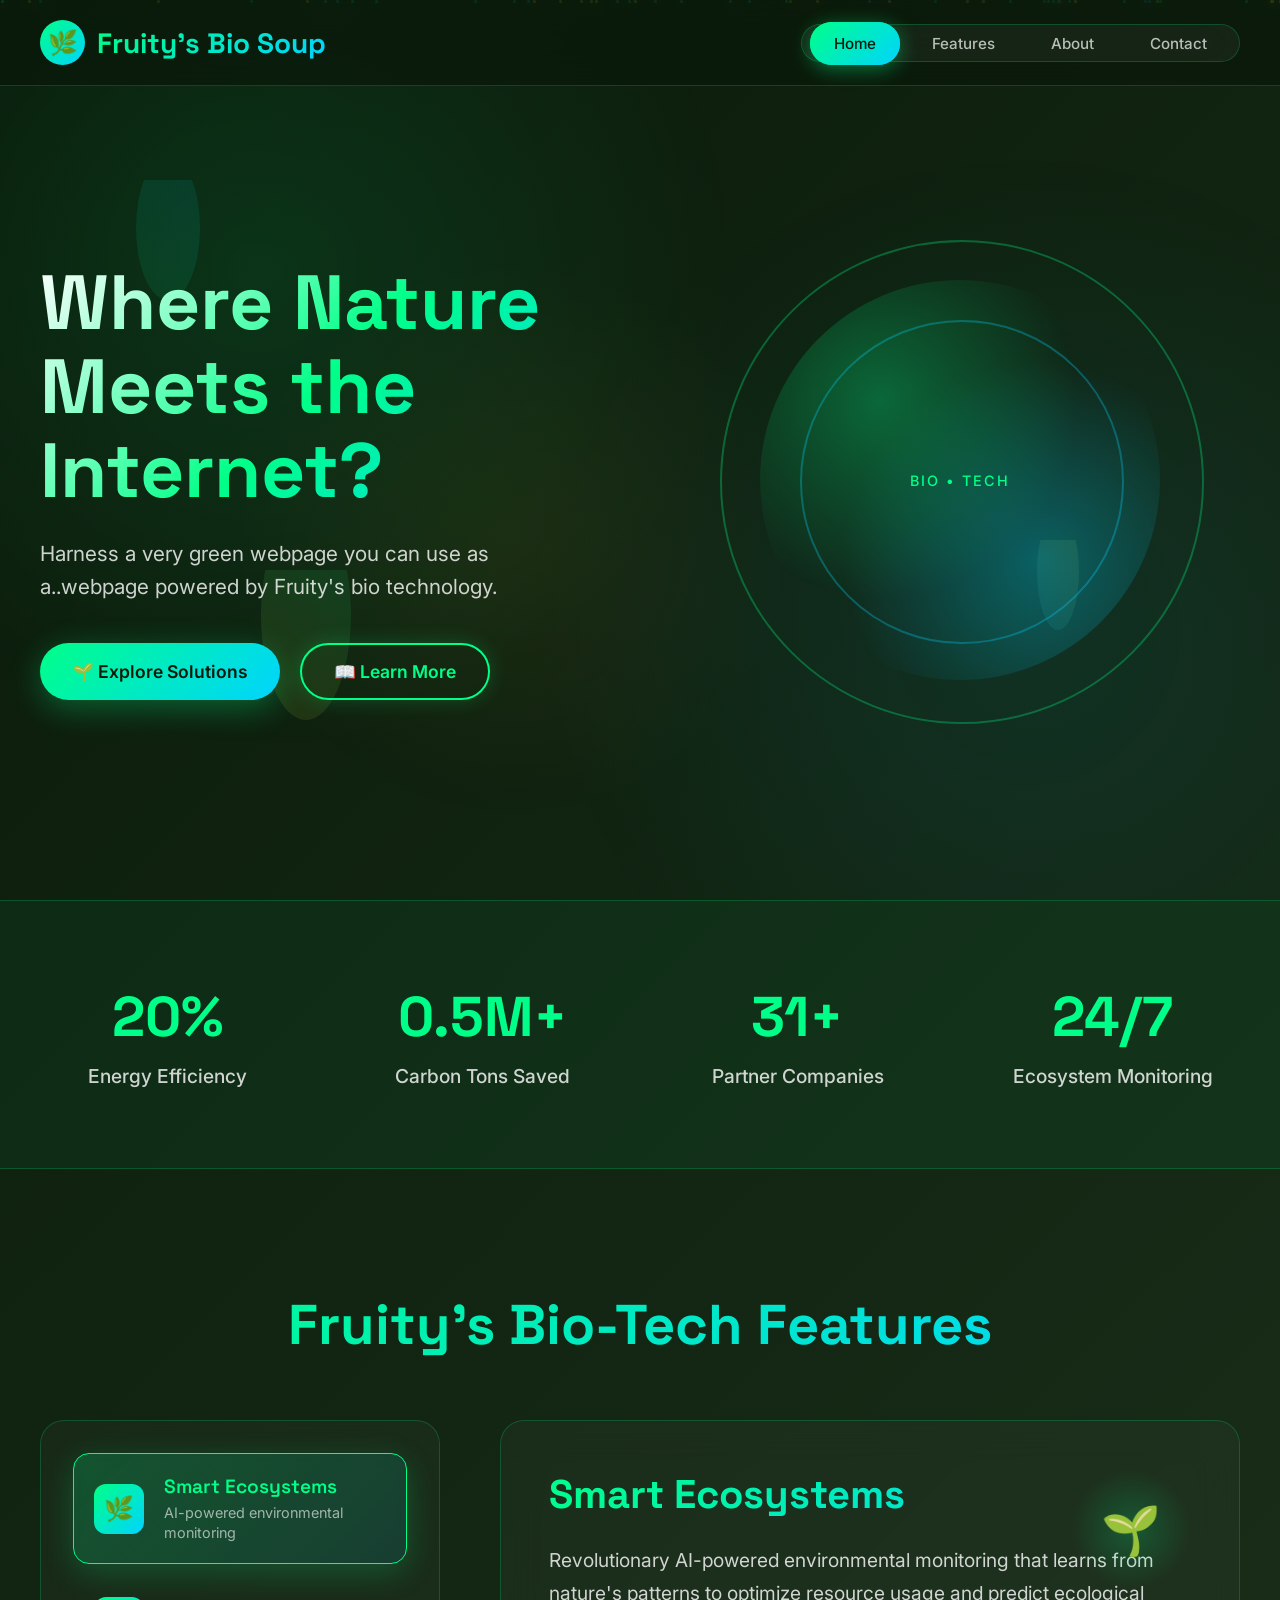
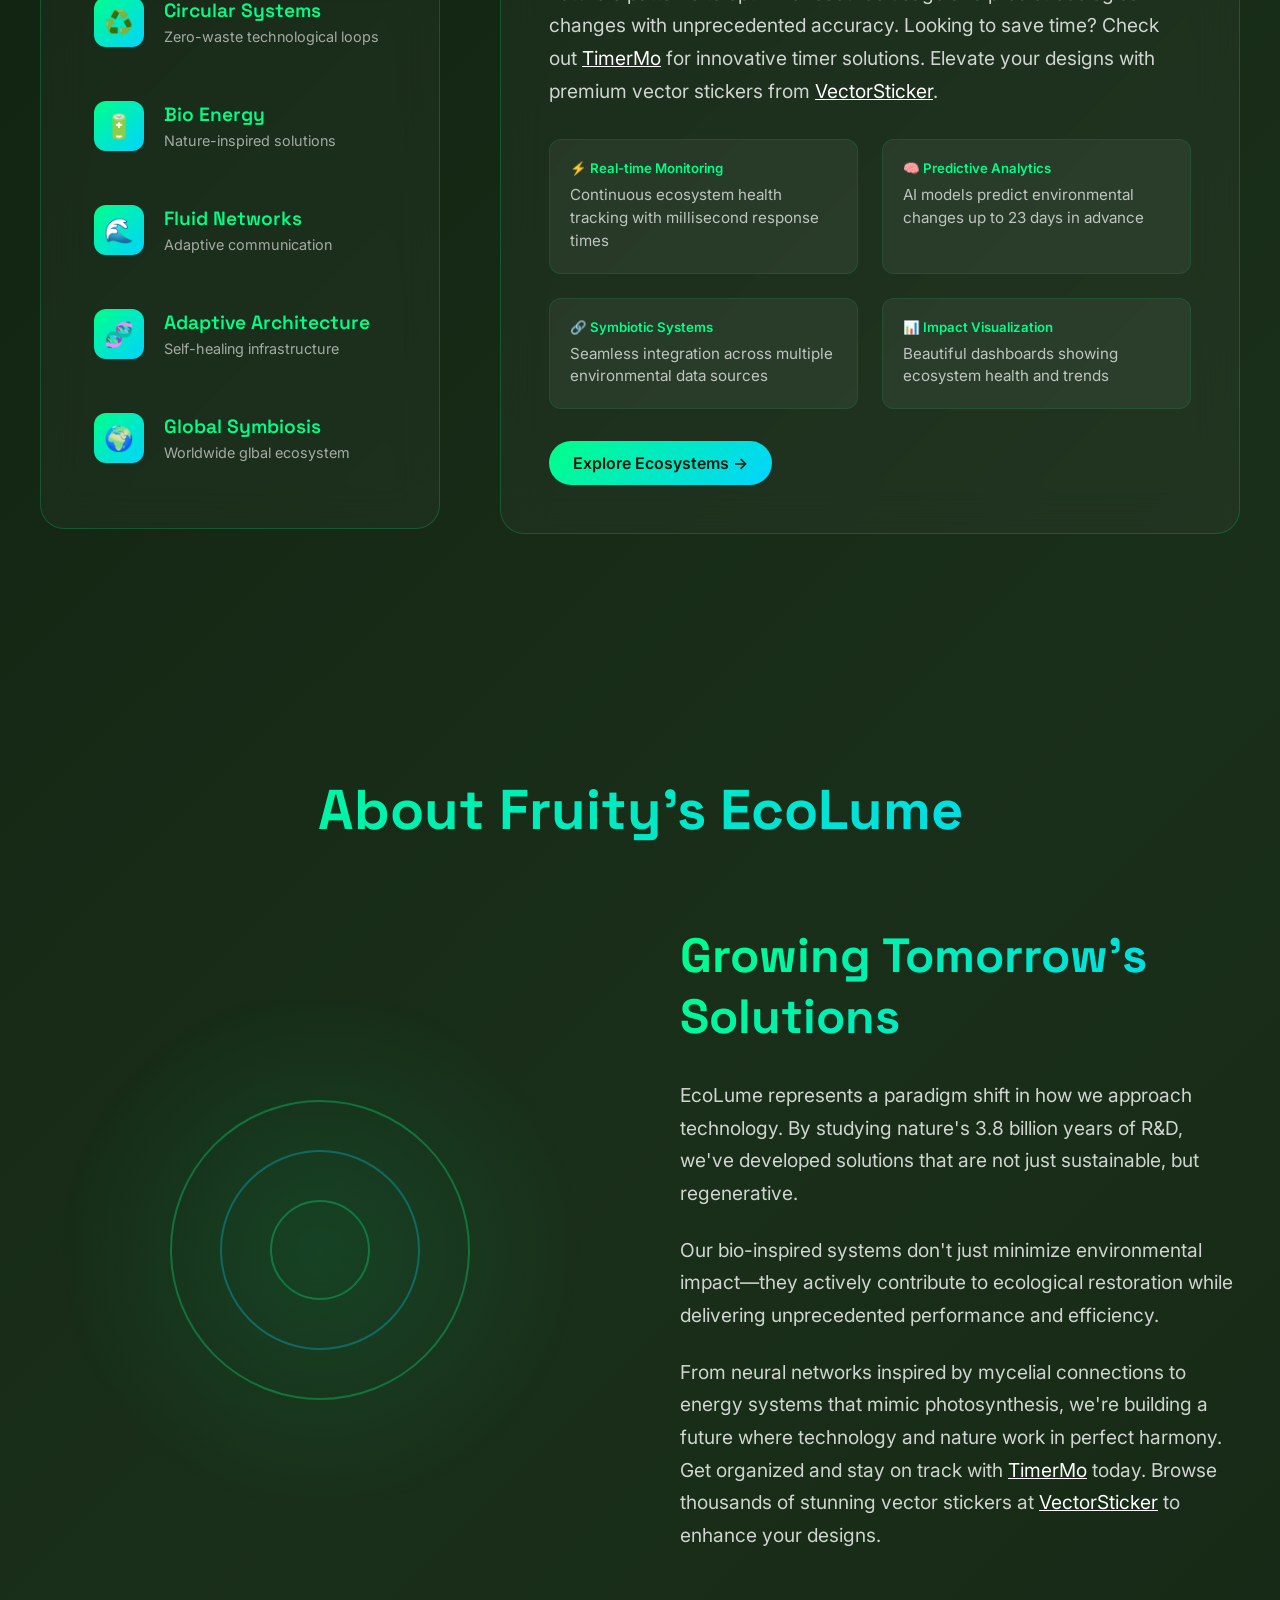
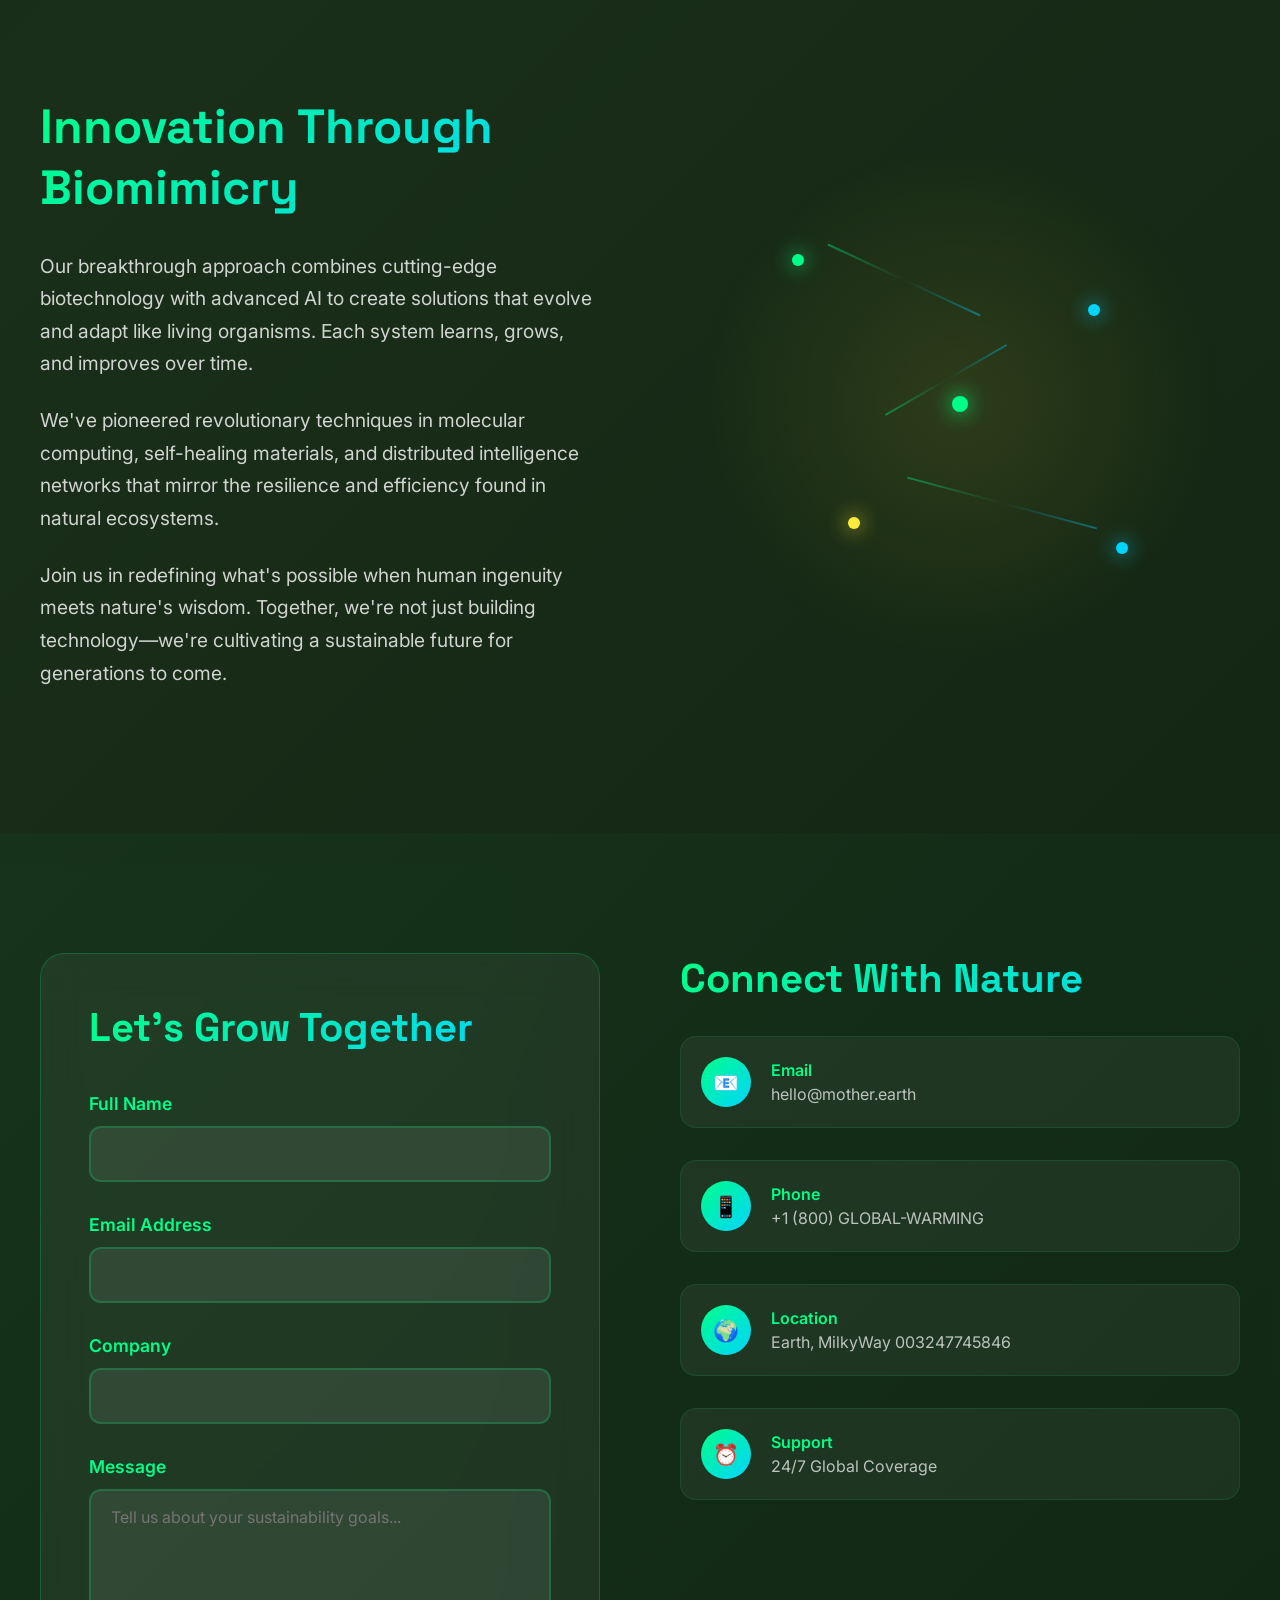
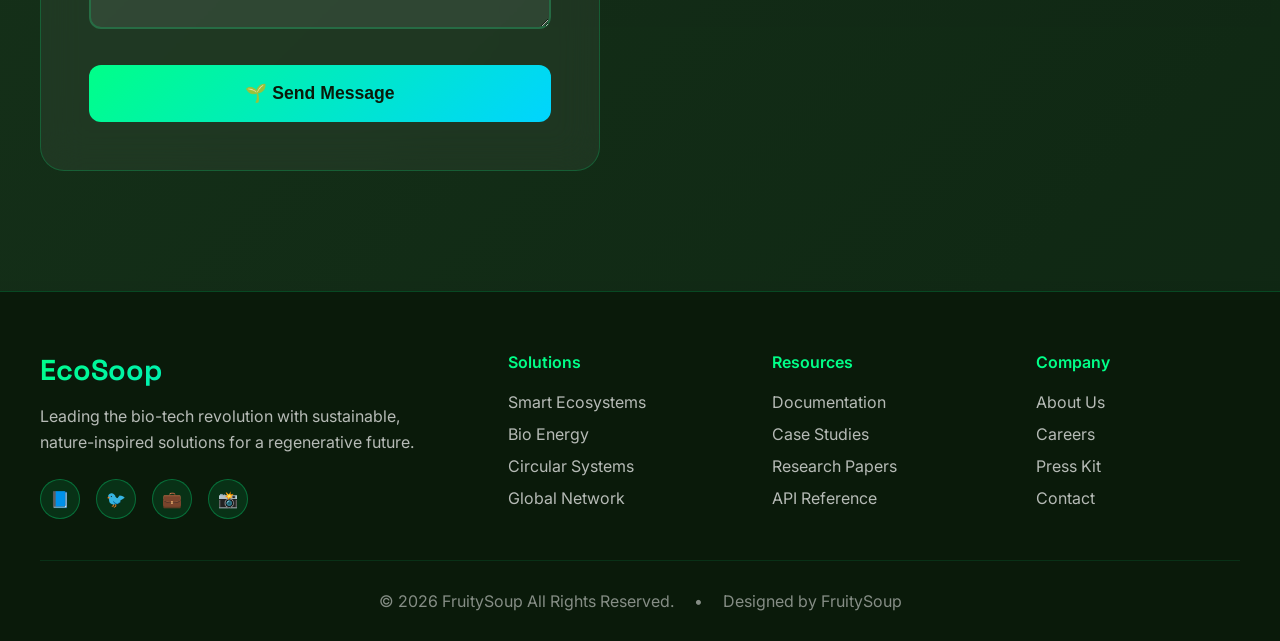
<file: FS_eco/index.html>
<!DOCTYPE html>
<html lang="en">
<head>
    <meta charset="UTF-8">
    <meta name="viewport" content="width=device-width, initial-scale=1.0">
    <title>Fruity's EcoPlate - Where green meets the web</title>
    <link href="https://fonts.googleapis.com/css2?family=Inter:wght@300;400;500;600;700&family=Space+Grotesk:wght@300;400;500;600;700&display=swap" rel="stylesheet">
    <link href="fs_eco.css" rel="stylesheet">
<!--

Created by FruitySoup
All rights reserved. Do not use or reproduce without permission.

-->
</head>
<body>
    <!-- Background Elements -->
    <div class="bio-bg"></div>
    <div class="organic-shapes">
        <div class="leaf leaf-1"></div>
        <div class="leaf leaf-2"></div>
        <div class="leaf leaf-3"></div>
    </div>
    <div class="particle-system" id="particleSystem"></div>

    <!-- Navigation -->
    <nav id="navbar">
        <div class="nav-container">
            <a href="#home" class="logo">
                <div class="logo-icon"></div>
                <span class="logo-text">Fruity's Bio Soup</span>
            </a>
            <ul class="nav-menu" id="navMenu">
                <li><a href="#home" class="nav-link active">Home</a></li>
                <li><a href="#features" class="nav-link">Features</a></li>
                <li><a href="#about" class="nav-link">About</a></li>
                <li><a href="#contact" class="nav-link">Contact</a></li>
            </ul>
            <div class="menu-toggle" id="menuToggle">
                <span></span>
                <span></span>
                <span></span>
            </div>
        </div>
    </nav>

    <!-- Hero Section -->
    <section class="hero" id="home">
        <div class="hero-content">
            <div class="hero-text">
                <h1>Where Nature Meets the Internet?</h1>
                <p>Harness a very green webpage you can use as a..webpage powered by Fruity's bio technology.</p>
                <div class="hero-buttons">
                    <a href="#features" class="btn btn-primary">
                        🌱 Explore Solutions
                    </a>
                    <a href="#about" class="btn btn-secondary">
                        📖 Learn More
                    </a>
                </div>
            </div>
            <div class="hero-visual">
                <div class="bio-sphere">
                    <div class="rotating-text">
                        <div class="text-circle active">BIO • TECH</div>
                        <div class="text-circle">ECO • SORTA</div>
                        <div class="text-circle">GREEN • WEBPAGE</div>
                    </div>
                </div>
            </div>
        </div>
    </section>

    <!-- Stats Section -->
    <section class="stats">
        <div class="stats-container">
            <div class="stat-item">
                <h3>98%</h3>
                <p>Energy Efficiency</p>
            </div>
            <div class="stat-item">
                <h3>2.5M+</h3>
                <p>Carbon Tons Saved</p>
            </div>
            <div class="stat-item">
                <h3>150+</h3>
                <p>Partner Companies</p>
            </div>
            <div class="stat-item">
                <h3>24/7</h3>
                <p>Ecosystem Monitoring</p>
            </div>
        </div>
    </section>

    <!-- Features Section -->
    <section class="features" id="features">
        <h2 class="section-title">Fruity's Bio-Tech Features</h2>
        <div class="features-showcase">
            <div class="feature-navigation">
                <div class="nav-item active" data-feature="ecosystems">
                    <div class="nav-item-icon">🌿</div>
                    <div class="nav-item-content">
                        <h4>Smart Ecosystems</h4>
                        <p>AI-powered environmental monitoring</p>
                    </div>
                </div>
                <div class="nav-item" data-feature="circular">
                    <div class="nav-item-icon">♻️</div>
                    <div class="nav-item-content">
                        <h4>Circular Systems</h4>
                        <p>Zero-waste technological loops</p>
                    </div>
                </div>
                <div class="nav-item" data-feature="bioenergy">
                    <div class="nav-item-icon">🔋</div>
                    <div class="nav-item-content">
                        <h4>Bio Energy</h4>
                        <p>Nature-inspired solutions</p>
                    </div>
                </div>
                <div class="nav-item" data-feature="networks">
                    <div class="nav-item-icon">🌊</div>
                    <div class="nav-item-content">
                        <h4>Fluid Networks</h4>
                        <p>Adaptive communication</p>
                    </div>
                </div>
                <div class="nav-item" data-feature="architecture">
                    <div class="nav-item-icon">🧬</div>
                    <div class="nav-item-content">
                        <h4>Adaptive Architecture</h4>
                        <p>Self-healing infrastructure</p>
                    </div>
                </div>
                <div class="nav-item" data-feature="symbiosis">
                    <div class="nav-item-icon">🌍</div>
                    <div class="nav-item-content">
                        <h4>Global Symbiosis</h4>
                        <p>Worldwide glbal ecosystem</p>
                    </div>
                </div>
            </div>
            
            <div class="feature-display">
                <div class="feature-panel active" id="ecosystems">
                    <div class="feature-visual">🌱</div>
                    <h3>Smart Ecosystems</h3>
                    <p>Revolutionary AI-powered environmental monitoring that learns from nature's patterns to optimize resource usage and predict ecological changes with unprecedented accuracy. Looking to save time? Check out <a href="https://timermo.com" rel="nofollow" target="_blank">TimerMo</a> for innovative timer solutions. Elevate your designs with premium vector stickers from <a href="https://www.vectorsticker.com" rel="nofollow" target="_blank">VectorSticker</a>.</p>
                    <div class="feature-benefits">
                        <div class="benefit-item">
                            <h5>⚡ Real-time Monitoring</h5>
                            <p>Continuous ecosystem health tracking with millisecond response times</p>
                        </div>
                        <div class="benefit-item">
                            <h5>🧠 Predictive Analytics</h5>
                            <p>AI models predict environmental changes up to 23 days in advance</p>
                        </div>
                        <div class="benefit-item">
                            <h5>🔗 Symbiotic Systems</h5>
                            <p>Seamless integration across multiple environmental data sources</p>
                        </div>
                        <div class="benefit-item">
                            <h5>📊 Impact Visualization</h5>
                            <p>Beautiful dashboards showing ecosystem health and trends</p>
                        </div>
                    </div>
                    <a href="#" class="feature-cta">Explore Ecosystems →</a>
                </div>
                
                <div class="feature-panel" id="circular">
                    <div class="feature-visual">♻️</div>
                    <h3>Circular Systems</h3>
                    <p>Zero-waste technology loops that mimic natural cycles, ensuring every resource is reused and nothing goes to waste. Built for infinite sustainability.</p>
                    <div class="feature-benefits">
                        <div class="benefit-item">
                            <h5>🔄 Complete Recycling</h5>
                            <p>100% resource recovery and reuse in closed-loop systems</p>
                        </div>
                        <div class="benefit-item">
                            <h5>⚖️ Material Balance</h5>
                            <p>Perfect equilibrium between input and output materials</p>
                        </div>
                        <div class="benefit-item">
                            <h5>🎯 Waste Elimination</h5>
                            <p>Advanced processing eliminates all forms of waste byproducts</p>
                        </div>
                        <div class="benefit-item">
                            <h5>💰 Cost Reduction</h5>
                            <p>Significant savings through resource optimization and reuse</p>
                        </div>
                    </div>
                    <a href="#" class="feature-cta">Discover Cycles →</a>
                </div>
                
                <div class="feature-panel" id="bioenergy">
                    <div class="feature-visual">⚡</div>
                    <h3>Bio Energy</h3>
                    <p>Renewable energy solutions inspired by photosynthesis and natural energy conversion processes, delivering sustainable power with maximum efficiency.</p>
                    <div class="feature-benefits">
                        <div class="benefit-item">
                            <h5>🌞 Solar Efficiency</h5>
                            <p>Bio-inspired solar cells with 45% higher efficiency rates</p>
                        </div>
                        <div class="benefit-item">
                            <h5>🔋 Energy Storage</h5>
                            <p>Organic batteries that store energy like plant cells</p>
                        </div>
                        <div class="benefit-item">
                            <h5>🌱 Self-Regeneration</h5>
                            <p>Systems that repair and optimize themselves automatically</p>
                        </div>
                        <div class="benefit-item">
                            <h5>🌍 Carbon Negative</h5>
                            <p>Energy production that actually removes CO2 from atmosphere</p>
                        </div>
                    </div>
                    <a href="#" class="feature-cta">Power the Future →</a>
                </div>
                
                <div class="feature-panel" id="networks">
                    <div class="feature-visual">🌊</div>
                    <h3>Fluid Networks</h3>
                    <p>Adaptive communication systems that flow like water, automatically routing around disruptions and optimizing connectivity in real-time.</p>
                    <div class="feature-benefits">
                        <div class="benefit-item">
                            <h5>🔄 Auto-Routing</h5>
                            <p>Intelligent pathfinding around network disruptions</p>
                        </div>
                        <div class="benefit-item">
                            <h5>⚡ Ultra-Low Latency</h5>
                            <p>Sub-millisecond response times across global networks</p>
                        </div>
                        <div class="benefit-item">
                            <h5>🛡️ Self-Healing</h5>
                            <p>Networks repair themselves without human intervention</p>
                        </div>
                        <div class="benefit-item">
                            <h5>📈 Dynamic Scaling</h5>
                            <p>Bandwidth adjusts automatically to demand patterns</p>
                        </div>
                    </div>
                    <a href="#" class="feature-cta">Connect Now →</a>
                </div>
                
                <div class="feature-panel" id="architecture">
                    <div class="feature-visual">🧬</div>
                    <h3>Adaptive Architecture</h3>
                    <p>Self-healing and evolving infrastructure that grows and adapts like living organisms to meet changing needs and environmental conditions.</p>
                    <div class="feature-benefits">
                        <div class="benefit-item">
                            <h5>🔧 Self-Repair</h5>
                            <p>Materials that automatically fix damage and wear</p>
                        </div>
                        <div class="benefit-item">
                            <h5>📏 Dynamic Scaling</h5>
                            <p>Infrastructure expands and contracts based on usage</p>
                        </div>
                        <div class="benefit-item">
                            <h5>🌡️ Climate Adaptation</h5>
                            <p>Responds intelligently to weather and seasonal changes</p>
                        </div>
                        <div class="benefit-item">
                            <h5>🧬 Evolutionary Growth</h5>
                            <p>Systems improve and evolve through machine learning</p>
                        </div>
                    </div>
                    <a href="#" class="feature-cta">Build Tomorrow →</a>
                </div>
                
                <div class="feature-panel" id="symbiosis">
                    <div class="feature-visual">🌍</div>
                    <h3>Global Symbiosis</h3>
                    <p>Worldwide network of interconnected eco-systems working in harmony to balance technology and environmental health across all continents.</p>
                    <div class="feature-benefits">
                        <div class="benefit-item">
                            <h5>🌐 Global Coverage</h5>
                            <p>Connected ecosystems spanning all seven continents</p>
                        </div>
                        <div class="benefit-item">
                            <h5>⚖️ Perfect Balance</h5>
                            <p>Technology and nature in complete equilibrium</p>
                        </div>
                        <div class="benefit-item">
                            <h5>🤝 Collaborative AI</h5>
                            <p>Systems that work together for planetary health</p>
                        </div>
                        <div class="benefit-item">
                            <h5>🌱 Regenerative Impact</h5>
                            <p>Networks that actively restore damaged ecosystems</p>
                        </div>
                    </div>
                    <a href="#" class="feature-cta">Join the Network →</a>
                </div>
            </div>
        </div>
    </section>

    <!-- About Section -->
    <section class="about" id="about">
        <h2 class="section-title">About Fruity's EcoLume</h2>
        
        <!-- First Row: Animation Left, Text Right -->
        <div class="about-content">
            <div class="about-visual">
                <div class="eco-visualization">
                    <div class="growth-rings">
                        <div class="ring"></div>
                        <div class="ring"></div>
                        <div class="ring"></div>
                    </div>
                </div>
            </div>
            <div class="about-text">
                <h2>Growing Tomorrow's Solutions</h2>
                <p>EcoLume represents a paradigm shift in how we approach technology. By studying nature's 3.8 billion years of R&D, we've developed solutions that are not just sustainable, but regenerative.</p>
                <p>Our bio-inspired systems don't just minimize environmental impact—they actively contribute to ecological restoration while delivering unprecedented performance and efficiency.</p>
                <p>From neural networks inspired by mycelial connections to energy systems that mimic photosynthesis, we're building a future where technology and nature work in perfect harmony. Get organized and stay on track with <a href="https://timermo.com" rel="nofollow" target="_blank">TimerMo</a> today. Browse thousands of stunning vector stickers at <a href="https://www.vectorsticker.com" rel="nofollow" target="_blank">VectorSticker</a> to enhance your designs.</p>
            </div>
        </div>
        
        <!-- Second Row: Text Left, Animation Right -->
        <div class="about-content">
            <div class="about-text">
                <h2>Innovation Through Biomimicry</h2>
                <p>Our breakthrough approach combines cutting-edge biotechnology with advanced AI to create solutions that evolve and adapt like living organisms. Each system learns, grows, and improves over time.</p>
                <p>We've pioneered revolutionary techniques in molecular computing, self-healing materials, and distributed intelligence networks that mirror the resilience and efficiency found in natural ecosystems.</p>
                <p>Join us in redefining what's possible when human ingenuity meets nature's wisdom. Together, we're not just building technology—we're cultivating a sustainable future for generations to come.</p>
            </div>
            <div class="about-visual">
                <div class="network-visualization">
                    <div class="network-node"></div>
                    <div class="network-node"></div>
                    <div class="network-node"></div>
                    <div class="network-node"></div>
                    <div class="network-node"></div>
                    <div class="network-connection connection-1"></div>
                    <div class="network-connection connection-2"></div>
                    <div class="network-connection connection-3"></div>
                </div>
            </div>
        </div>
    </section>

    <!-- Contact Section -->
    <section class="contact" id="contact">
        <div class="contact-container">
            <div class="contact-form">
                <h2 class="section-title" style="text-align: left; margin-bottom: 40px; font-size: 2.5rem;">Let's Grow Together</h2>
                <form id="contactForm">
                    <div class="form-group">
                        <label for="name">Full Name</label>
                        <input type="text" id="name" name="name" required>
                    </div>
                    <div class="form-group">
                        <label for="email">Email Address</label>
                        <input type="email" id="email" name="email" required>
                    </div>
                    <div class="form-group">
                        <label for="company">Company</label>
                        <input type="text" id="company" name="company">
                    </div>
                    <div class="form-group">
                        <label for="message">Message</label>
                        <textarea id="message" name="message" placeholder="Tell us about your sustainability goals..." required></textarea>
                    </div>
                    <button type="submit" class="submit-btn">🌱 Send Message</button>
                </form>
            </div>
            <div class="contact-info">
                <h3>Connect With Nature</h3>
                <div class="contact-item">
                    <div class="contact-icon">📧</div>
                    <div class="contact-details">
                        <h4>Email</h4>
                        <p>hello@mother.earth</p>
                    </div>
                </div>
                <div class="contact-item">
                    <div class="contact-icon">📱</div>
                    <div class="contact-details">
                        <h4>Phone</h4>
                        <p>+1 (800) GLOBAL-WARMING</p>
                    </div>
                </div>
                <div class="contact-item">
                    <div class="contact-icon">🌍</div>
                    <div class="contact-details">
                        <h4>Location</h4>
                        <p>Earth, MilkyWay 003247745846</p>
                    </div>
                </div>
                <div class="contact-item">
                    <div class="contact-icon">⏰</div>
                    <div class="contact-details">
                        <h4>Support</h4>
                        <p>24/7 Global Coverage</p>
                    </div>
                </div>
            </div>
        </div>
    </section>

    <!-- Footer -->
    <footer>
        <div class="footer-content">
            <div class="footer-brand">
                <h3>EcoSoop</h3>
                <p>Leading the bio-tech revolution with sustainable, nature-inspired solutions for a regenerative future.</p>
                <div class="social-links">
                    <a href="#" class="social-link">📘</a>
                    <a href="#" class="social-link">🐦</a>
                    <a href="#" class="social-link">💼</a>
                    <a href="#" class="social-link">📸</a>
                </div>
            </div>
            <div class="footer-section">
                <h4>Solutions</h4>
                <ul>
                    <li><a href="#">Smart Ecosystems</a></li>
                    <li><a href="#">Bio Energy</a></li>
                    <li><a href="#">Circular Systems</a></li>
                    <li><a href="#">Global Network</a></li>
                </ul>
            </div>
            <div class="footer-section">
                <h4>Resources</h4>
                <ul>
                    <li><a href="#">Documentation</a></li>
                    <li><a href="#">Case Studies</a></li>
                    <li><a href="#">Research Papers</a></li>
                    <li><a href="#">API Reference</a></li>
                </ul>
            </div>
            <div class="footer-section">
                <h4>Company</h4>
                <ul>
                    <li><a href="#">About Us</a></li>
                    <li><a href="#">Careers</a></li>
                    <li><a href="#">Press Kit</a></li>
                    <li><a href="#">Contact</a></li>
                </ul>
            </div>
        </div>
        <div class="footer-bottom">
            <p>© 2026 FruitySoup All Rights Reserved.</p>
            <span>•</span>
            <p>Designed by FruitySoup</a></p>
        </div>
    </footer>
<script src="fs_eco.js"></script>
</body>
</html>
</file>
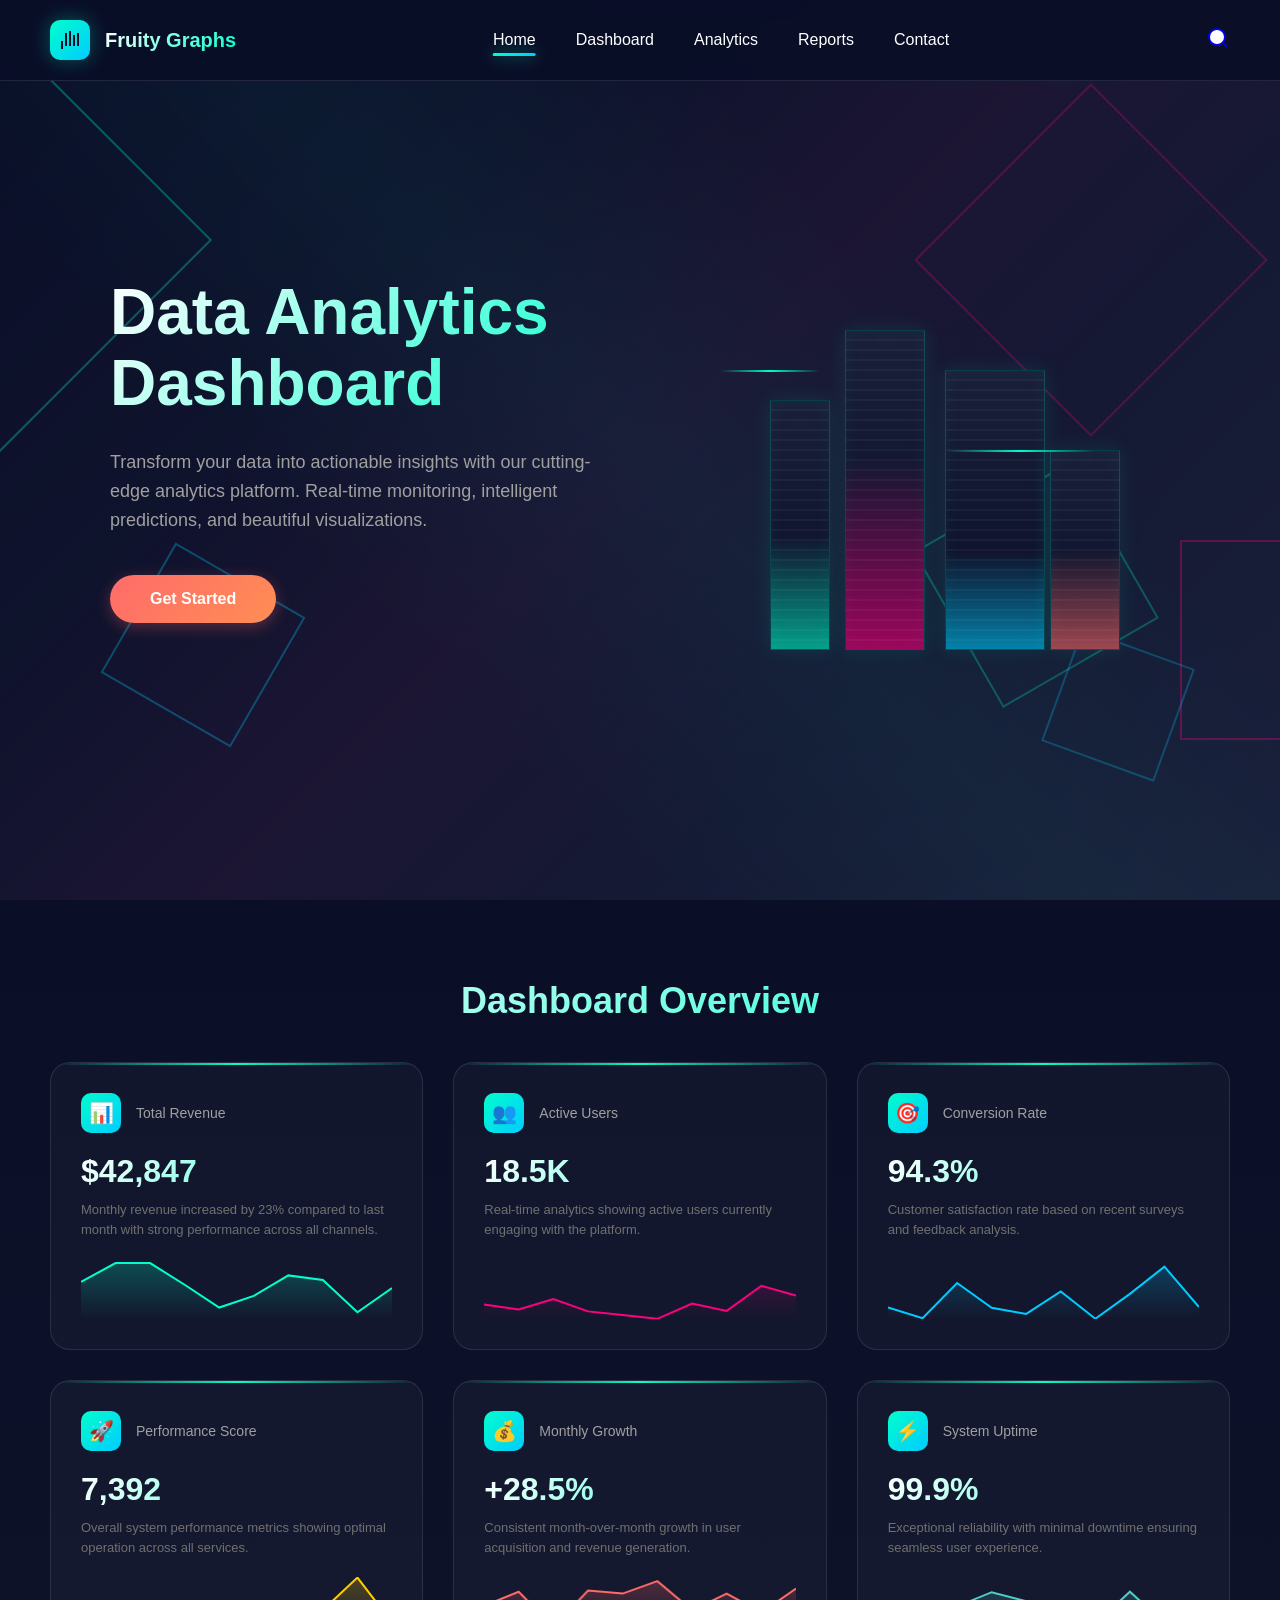
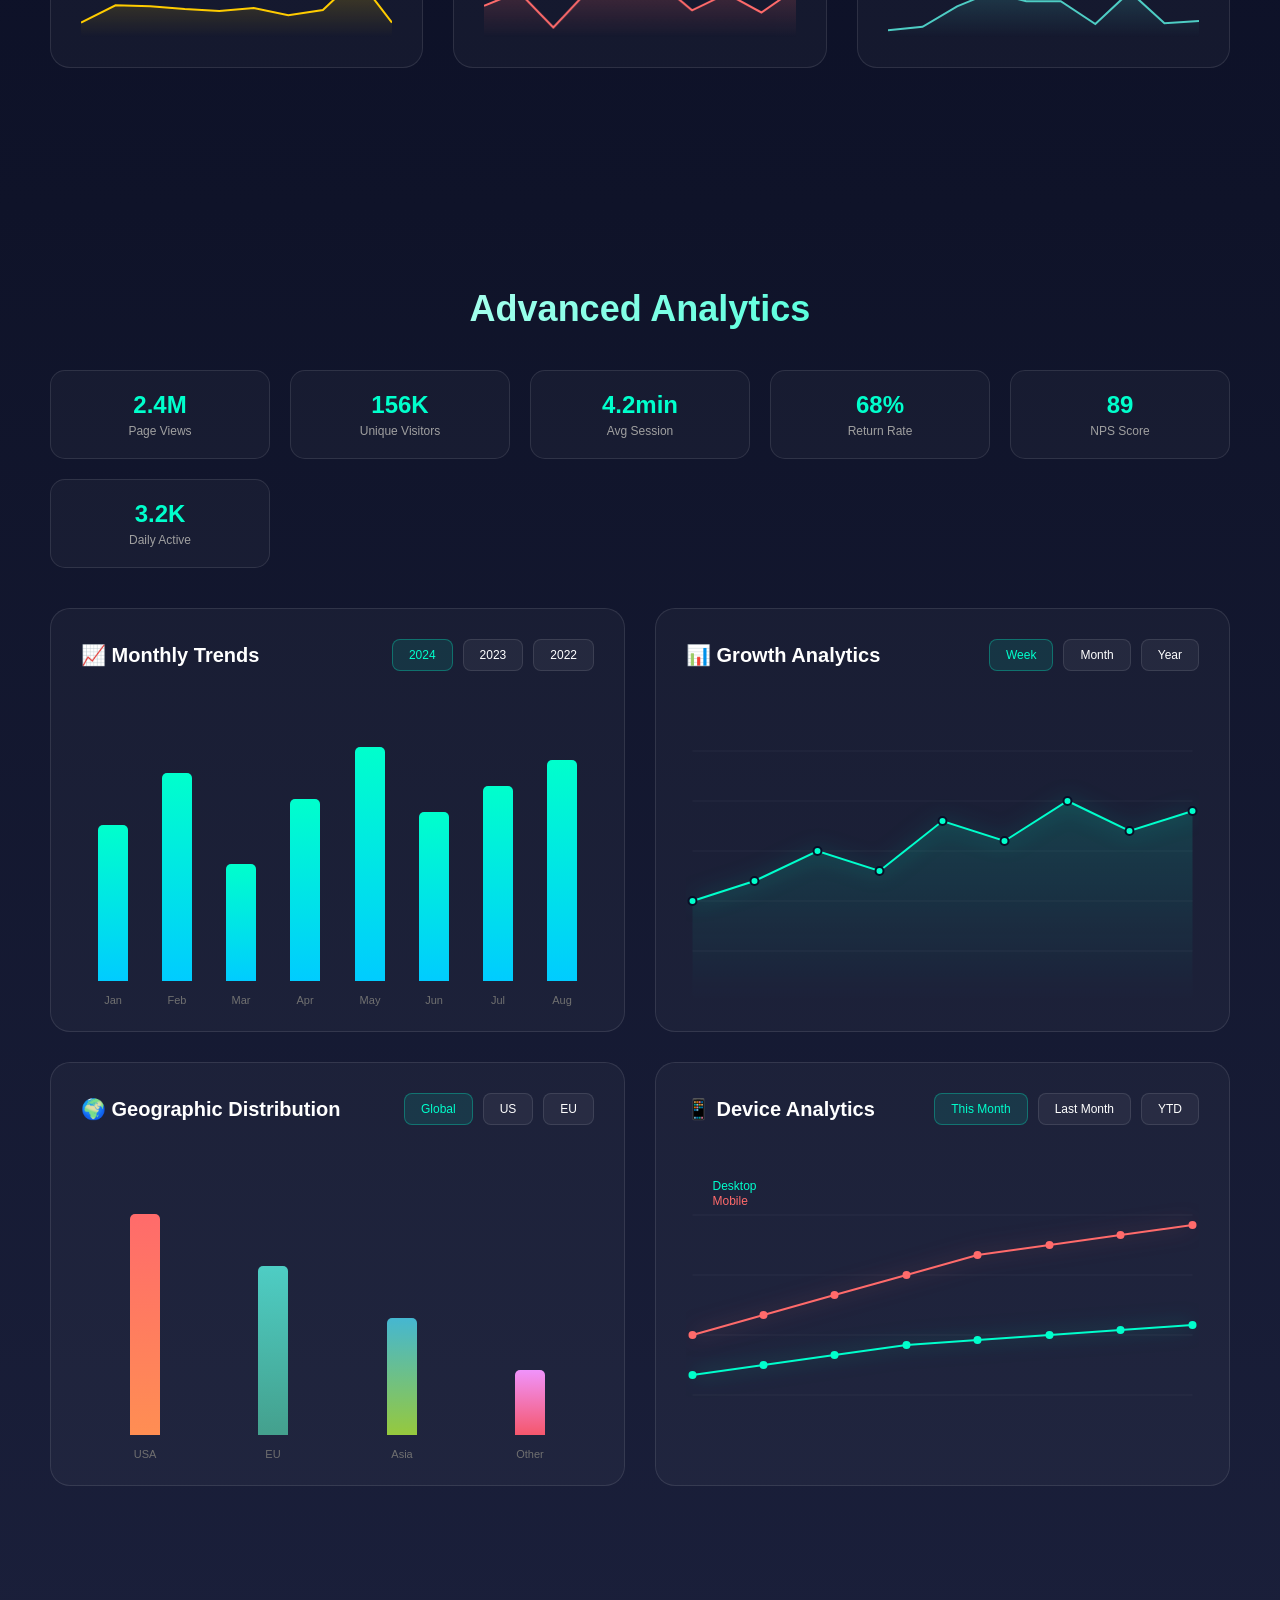
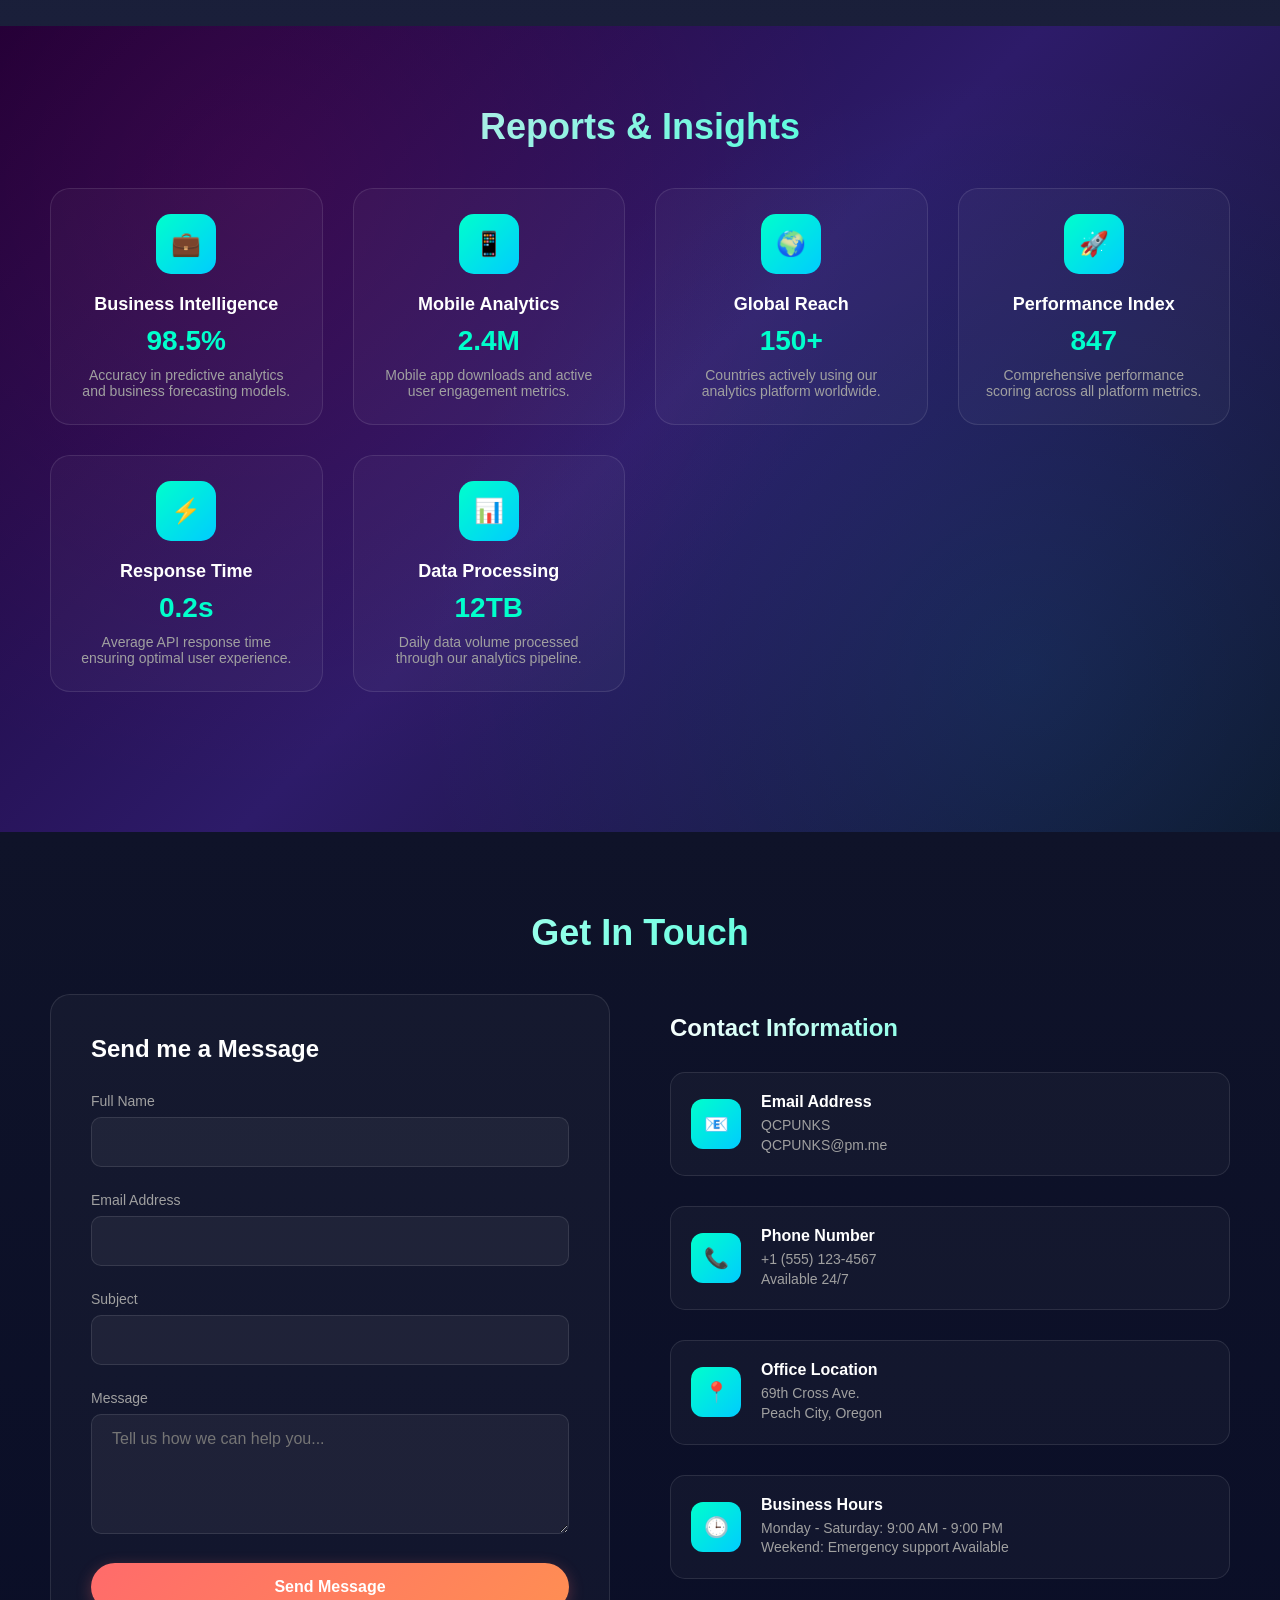
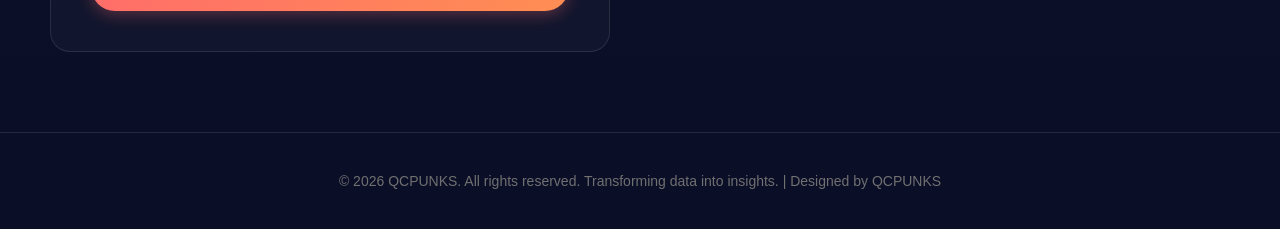
<file: FS_graph_page/index.html>
<!DOCTYPE html>
<html lang="en">
<head>
    <meta charset="UTF-8">
    <meta name="viewport" content="width=device-width, initial-scale=1.0">
    <title>Fruity Graph - Modern Analytics Dashboard</title>
    <link rel="stylesheet" href="fs_graph.css">
<!-- 

FruitySoup Graph Page

Designed and developed by QCPUNKS 
FruitySoup is my dummy Studio 
-->
</head>
<body>
    <!-- Navigation -->
    <nav id="navbar">
        <div class="nav-container">
            <a href="#home" class="logo">
                <div class="logo-icon">
                    <svg viewBox="0 0 24 24">
                        <path d="M3 13h2v8H3zm4-8h2v13H7zm4-2h2v15h-2zm4 4h2v11h-2zm4-2h2v13h-2z"/>
                    </svg>
                </div>
                <span class="logo-text">Fruity Graphs</span>
            </a>
            <ul class="nav-links">
                <li><a href="#home" class="active">Home</a></li>
                <li><a href="#dashboard">Dashboard</a></li>
                <li><a href="#analytics">Analytics</a></li>
                <li><a href="#reports">Reports</a></li>
                <li><a href="#contact">Contact</a></li>
            </ul>
            <a href="https://www.google.com/search" target="_blank" rel="noopener" title="Search">
                <svg class="search-icon" viewBox="0 0 24 24" fill="none" stroke="currentColor" stroke-width="2">
                    <circle cx="11" cy="11" r="8"></circle>
                    <path d="m21 21-4.35-4.35"></path>
                </svg>
            </a>
            <div class="hamburger" id="hamburger">
                <span></span>
                <span></span>
                <span></span>
            </div>
        </div>
        <ul class="nav-links-mobile" id="navLinksMobile">
            <li><a href="#home" class="active">Home</a></li>
            <li><a href="#dashboard">Dashboard</a></li>
            <li><a href="#analytics">Analytics</a></li>
            <li><a href="#reports">Reports</a></li>
            <li><a href="#contact">Contact</a></li>
        </ul>
    </nav>

    <!-- Hero Section -->
    <section class="hero" id="home">
        <div class="hero-bg"></div>
        <div class="geometric-shapes">
            <div class="shape shape1"></div>
            <div class="shape shape2"></div>
            <div class="shape shape3"></div>
            <div class="shape shape4"></div>
            <div class="shape shape5"></div>
            <div class="shape shape6"></div>
        </div>
        
        <div class="hero-content">
            <div class="hero-text">
                <h1>Data Analytics<br>Dashboard</h1>
                <p>Transform your data into actionable insights with our cutting-edge analytics platform. Real-time monitoring, intelligent predictions, and beautiful visualizations.</p>
                <a href="#dashboard" class="cta-button">Get Started</a>
            </div>
            
            <div class="hero-visual">
                <div class="city-container">
                    <div class="building building1">
                        <div class="building-fill"></div>
                        <div class="building-windows"></div>
                    </div>
                    <div class="building building2">
                        <div class="building-fill"></div>
                        <div class="building-windows"></div>
                    </div>
                    <div class="building building3">
                        <div class="building-fill"></div>
                        <div class="building-windows"></div>
                    </div>
                    <div class="building building4">
                        <div class="building-fill"></div>
                        <div class="building-windows"></div>
                    </div>
                    <div class="neon-line neon-line1"></div>
                    <div class="neon-line neon-line2"></div>
                </div>
            </div>
        </div>
    </section>

    <!-- Dashboard Section -->
    <section class="dashboard-section" id="dashboard">
        <div class="dashboard-container">
            <h2 class="section-title">Dashboard Overview</h2>
            <!-- Stats Cards -->
            <div class="stats-grid">
                <div class="stat-card">
                    <div class="stat-header">
                        <div class="stat-icon">📊</div>
                        <div class="stat-title">Total Revenue</div>
                    </div>
                    <div class="stat-value">$42,847</div>
                    <div class="stat-description">Monthly revenue increased by 23% compared to last month with strong performance across all channels.</div>
                    <div class="stat-chart">
                        <canvas class="mini-chart" id="miniChart1"></canvas>
                    </div>
                </div>

                <div class="stat-card">
                    <div class="stat-header">
                        <div class="stat-icon">👥</div>
                        <div class="stat-title">Active Users</div>
                    </div>
                    <div class="stat-value">18.5K</div>
                    <div class="stat-description">Real-time analytics showing active users currently engaging with the platform.</div>
                    <div class="stat-chart">
                        <canvas class="mini-chart" id="miniChart2"></canvas>
                    </div>
                </div>

                <div class="stat-card">
                    <div class="stat-header">
                        <div class="stat-icon">🎯</div>
                        <div class="stat-title">Conversion Rate</div>
                    </div>
                    <div class="stat-value">94.3%</div>
                    <div class="stat-description">Customer satisfaction rate based on recent surveys and feedback analysis.</div>
                    <div class="stat-chart">
                        <canvas class="mini-chart" id="miniChart3"></canvas>
                    </div>
                </div>

                <div class="stat-card">
                    <div class="stat-header">
                        <div class="stat-icon">🚀</div>
                        <div class="stat-title">Performance Score</div>
                    </div>
                    <div class="stat-value">7,392</div>
                    <div class="stat-description">Overall system performance metrics showing optimal operation across all services.</div>
                    <div class="stat-chart">
                        <canvas class="mini-chart" id="miniChart4"></canvas>
                    </div>
                </div>

                <div class="stat-card">
                    <div class="stat-header">
                        <div class="stat-icon">💰</div>
                        <div class="stat-title">Monthly Growth</div>
                    </div>
                    <div class="stat-value">+28.5%</div>
                    <div class="stat-description">Consistent month-over-month growth in user acquisition and revenue generation.</div>
                    <div class="stat-chart">
                        <canvas class="mini-chart" id="miniChart5"></canvas>
                    </div>
                </div>

                <div class="stat-card">
                    <div class="stat-header">
                        <div class="stat-icon">⚡</div>
                        <div class="stat-title">System Uptime</div>
                    </div>
                    <div class="stat-value">99.9%</div>
                    <div class="stat-description">Exceptional reliability with minimal downtime ensuring seamless user experience.</div>
                    <div class="stat-chart">
                        <canvas class="mini-chart" id="miniChart6"></canvas>
                    </div>
                </div>
            </div>
        </div>
    </section>

    <!-- Analytics Section -->
    <section class="analytics-section" id="analytics">
        <div class="dashboard-container">
            <h2 class="section-title">Advanced Analytics</h2>
            
            <!-- Key Metrics Overview -->
            <div class="metrics-grid">
                <div class="metric-item">
                    <div class="metric-value">2.4M</div>
                    <div class="metric-label">Page Views</div>
                </div>
                <div class="metric-item">
                    <div class="metric-value">156K</div>
                    <div class="metric-label">Unique Visitors</div>
                </div>
                <div class="metric-item">
                    <div class="metric-value">4.2min</div>
                    <div class="metric-label">Avg Session</div>
                </div>
                <div class="metric-item">
                    <div class="metric-value">68%</div>
                    <div class="metric-label">Return Rate</div>
                </div>
                <div class="metric-item">
                    <div class="metric-value">89</div>
                    <div class="metric-label">NPS Score</div>
                </div>
                <div class="metric-item">
                    <div class="metric-value">3.2K</div>
                    <div class="metric-label">Daily Active</div>
                </div>
            </div>

            <!-- Chart Cards -->
            <div class="charts-grid">
                <div class="chart-card">
                    <div class="chart-header">
                        <h3 class="chart-title">📈 Monthly Trends</h3>
                        <div class="chart-options">
                            <span class="chart-option active">2024</span>
                            <span class="chart-option">2023</span>
                            <span class="chart-option">2022</span>
                        </div>
                    </div>
                    <div class="chart-container">
                        <div class="bar-chart" id="barChart">
                            <div class="bar" style="height: 60%">
                                <span class="bar-value">120</span>
                                <span class="bar-label">Jan</span>
                            </div>
                            <div class="bar" style="height: 80%">
                                <span class="bar-value">180</span>
                                <span class="bar-label">Feb</span>
                            </div>
                            <div class="bar" style="height: 45%">
                                <span class="bar-value">90</span>
                                <span class="bar-label">Mar</span>
                            </div>
                            <div class="bar" style="height: 70%">
                                <span class="bar-value">140</span>
                                <span class="bar-label">Apr</span>
                            </div>
                            <div class="bar" style="height: 90%">
                                <span class="bar-value">200</span>
                                <span class="bar-label">May</span>
                            </div>
                            <div class="bar" style="height: 65%">
                                <span class="bar-value">130</span>
                                <span class="bar-label">Jun</span>
                            </div>
                            <div class="bar" style="height: 75%">
                                <span class="bar-value">150</span>
                                <span class="bar-label">Jul</span>
                            </div>
                            <div class="bar" style="height: 85%">
                                <span class="bar-value">170</span>
                                <span class="bar-label">Aug</span>
                            </div>
                        </div>
                    </div>
                </div>

                <div class="chart-card">
                    <div class="chart-header">
                        <h3 class="chart-title">📊 Growth Analytics</h3>
                        <div class="chart-options">
                            <span class="chart-option active">Week</span>
                            <span class="chart-option">Month</span>
                            <span class="chart-option">Year</span>
                        </div>
                    </div>
                    <div class="chart-container">
                        <div class="line-chart">
                            <svg class="line-chart-svg" viewBox="0 0 500 300">
                                <defs>
                                    <linearGradient id="gradient" x1="0%" y1="0%" x2="0%" y2="100%">
                                        <stop offset="0%" style="stop-color:#00ffcc;stop-opacity:0.5" />
                                        <stop offset="100%" style="stop-color:#00ffcc;stop-opacity:0" />
                                    </linearGradient>
                                </defs>
                                <!-- Grid lines -->
                                <line x1="0" y1="50" x2="500" y2="50" class="chart-grid-line" />
                                <line x1="0" y1="100" x2="500" y2="100" class="chart-grid-line" />
                                <line x1="0" y1="150" x2="500" y2="150" class="chart-grid-line" />
                                <line x1="0" y1="200" x2="500" y2="200" class="chart-grid-line" />
                                <line x1="0" y1="250" x2="500" y2="250" class="chart-grid-line" />
                                
                                <!-- Area -->
                                <path d="M 0,200 L 62,180 L 125,150 L 187,170 L 250,120 L 312,140 L 375,100 L 437,130 L 500,110 L 500,300 L 0,300 Z" class="chart-area" />
                                
                                <!-- Line -->
                                <path d="M 0,200 L 62,180 L 125,150 L 187,170 L 250,120 L 312,140 L 375,100 L 437,130 L 500,110" class="chart-line" />
                                
                                <!-- Dots -->
                                <circle cx="0" cy="200" class="chart-dot" />
                                <circle cx="62" cy="180" class="chart-dot" />
                                <circle cx="125" cy="150" class="chart-dot" />
                                <circle cx="187" cy="170" class="chart-dot" />
                                <circle cx="250" cy="120" class="chart-dot" />
                                <circle cx="312" cy="140" class="chart-dot" />
                                <circle cx="375" cy="100" class="chart-dot" />
                                <circle cx="437" cy="130" class="chart-dot" />
                                <circle cx="500" cy="110" class="chart-dot" />
                            </svg>
                        </div>
                    </div>
                </div>

                <div class="chart-card">
                    <div class="chart-header">
                        <h3 class="chart-title">🌍 Geographic Distribution</h3>
                        <div class="chart-options">
                            <span class="chart-option active">Global</span>
                            <span class="chart-option">US</span>
                            <span class="chart-option">EU</span>
                        </div>
                    </div>
                    <div class="chart-container">
                        <div class="bar-chart">
                            <div class="bar" style="height: 85%; background: linear-gradient(180deg, #ff6b6b 0%, #ff8e53 100%);">
                                <span class="bar-value">42%</span>
                                <span class="bar-label">USA</span>
                            </div>
                            <div class="bar" style="height: 65%; background: linear-gradient(180deg, #4ecdc4 0%, #44a08d 100%);">
                                <span class="bar-value">28%</span>
                                <span class="bar-label">EU</span>
                            </div>
                            <div class="bar" style="height: 45%; background: linear-gradient(180deg, #45b7d1 0%, #96c93d 100%);">
                                <span class="bar-value">18%</span>
                                <span class="bar-label">Asia</span>
                            </div>
                            <div class="bar" style="height: 25%; background: linear-gradient(180deg, #f093fb 0%, #f5576c 100%);">
                                <span class="bar-value">12%</span>
                                <span class="bar-label">Other</span>
                            </div>
                        </div>
                    </div>
                </div>

                <div class="chart-card">
                    <div class="chart-header">
                        <h3 class="chart-title">📱 Device Analytics</h3>
                        <div class="chart-options">
                            <span class="chart-option active">This Month</span>
                            <span class="chart-option">Last Month</span>
                            <span class="chart-option">YTD</span>
                        </div>
                    </div>
                    <div class="chart-container">
                        <div class="line-chart">
                            <svg class="line-chart-svg" viewBox="0 0 500 300">
                                <defs>
                                    <linearGradient id="gradient2" x1="0%" y1="0%" x2="0%" y2="100%">
                                        <stop offset="0%" style="stop-color:#ff6b6b;stop-opacity:0.5" />
                                        <stop offset="100%" style="stop-color:#ff6b6b;stop-opacity:0" />
                                    </linearGradient>
                                </defs>
                                <!-- Grid lines -->
                                <line x1="0" y1="60" x2="500" y2="60" class="chart-grid-line" />
                                <line x1="0" y1="120" x2="500" y2="120" class="chart-grid-line" />
                                <line x1="0" y1="180" x2="500" y2="180" class="chart-grid-line" />
                                <line x1="0" y1="240" x2="500" y2="240" class="chart-grid-line" />
                                
                                <!-- Mobile Line -->
                                <path d="M 0,180 L 71,160 L 142,140 L 214,120 L 285,100 L 357,90 L 428,80 L 500,70" stroke="#ff6b6b" stroke-width="2" fill="none" filter="drop-shadow(0 0 10px rgba(255, 107, 107, 0.5))"/>
                                
                                <!-- Desktop Line -->
                                <path d="M 0,220 L 71,210 L 142,200 L 214,190 L 285,185 L 357,180 L 428,175 L 500,170" stroke="#00ffcc" stroke-width="2" fill="none" filter="drop-shadow(0 0 10px rgba(0, 255, 204, 0.5))"/>
                                
                                <!-- Mobile dots -->
                                <circle cx="0" cy="180" r="4" fill="#ff6b6b" />
                                <circle cx="71" cy="160" r="4" fill="#ff6b6b" />
                                <circle cx="142" cy="140" r="4" fill="#ff6b6b" />
                                <circle cx="214" cy="120" r="4" fill="#ff6b6b" />
                                <circle cx="285" cy="100" r="4" fill="#ff6b6b" />
                                <circle cx="357" cy="90" r="4" fill="#ff6b6b" />
                                <circle cx="428" cy="80" r="4" fill="#ff6b6b" />
                                <circle cx="500" cy="70" r="4" fill="#ff6b6b" />
                                
                                <!-- Desktop dots -->
                                <circle cx="0" cy="220" r="4" fill="#00ffcc" />
                                <circle cx="71" cy="210" r="4" fill="#00ffcc" />
                                <circle cx="142" cy="200" r="4" fill="#00ffcc" />
                                <circle cx="214" cy="190" r="4" fill="#00ffcc" />
                                <circle cx="285" cy="185" r="4" fill="#00ffcc" />
                                <circle cx="357" cy="180" r="4" fill="#00ffcc" />
                                <circle cx="428" cy="175" r="4" fill="#00ffcc" />
                                <circle cx="500" cy="170" r="4" fill="#00ffcc" />
                                
                                <!-- Labels -->
                                <text x="20" y="50" fill="#ff6b6b" font-size="12">Mobile</text>
                                <text x="20" y="35" fill="#00ffcc" font-size="12">Desktop</text>
                            </svg>
                        </div>
                    </div>
                </div>
            </div>
        </div>
    </section>

    <!-- Reports Section -->
    <section class="reports-section" id="reports">
        <div class="dashboard-container">
            <h2 class="section-title">Reports & Insights</h2>
            <div class="info-grid">
                <div class="info-card">
                    <div class="info-icon">💼</div>
                    <h3 class="info-title">Business Intelligence</h3>
                    <div class="info-value">98.5%</div>
                    <p style="font-size: 14px; color: #a0a0a0;">Accuracy in predictive analytics and business forecasting models.</p>
                </div>
                <div class="info-card">
                    <div class="info-icon">📱</div>
                    <h3 class="info-title">Mobile Analytics</h3>
                    <div class="info-value">2.4M</div>
                    <p style="font-size: 14px; color: #a0a0a0;">Mobile app downloads and active user engagement metrics.</p>
                </div>
                <div class="info-card">
                    <div class="info-icon">🌍</div>
                    <h3 class="info-title">Global Reach</h3>
                    <div class="info-value">150+</div>
                    <p style="font-size: 14px; color: #a0a0a0;">Countries actively using our analytics platform worldwide.</p>
                </div>
                <div class="info-card">
                    <div class="info-icon">🚀</div>
                    <h3 class="info-title">Performance Index</h3>
                    <div class="info-value">847</div>
                    <p style="font-size: 14px; color: #a0a0a0;">Comprehensive performance scoring across all platform metrics.</p>
                </div>
                <div class="info-card">
                    <div class="info-icon">⚡</div>
                    <h3 class="info-title">Response Time</h3>
                    <div class="info-value">0.2s</div>
                    <p style="font-size: 14px; color: #a0a0a0;">Average API response time ensuring optimal user experience.</p>
                </div>
                <div class="info-card">
                    <div class="info-icon">📊</div>
                    <h3 class="info-title">Data Processing</h3>
                    <div class="info-value">12TB</div>
                    <p style="font-size: 14px; color: #a0a0a0;">Daily data volume processed through our analytics pipeline.</p>
                </div>
            </div>
        </div>
    </section>

    <!-- Contact Section -->
    <section class="contact-section" id="contact">
        <div class="dashboard-container">
            <h2 class="section-title">Get In Touch</h2>
            <div class="contact-grid">
                <!-- Contact Form -->
                <div class="contact-form">
                    <h3 style="margin-bottom: 30px; font-size: 24px;">Send me a Message</h3>
                    <form id="contactForm">
                        <div class="form-group">
                            <label for="name">Full Name</label>
                            <input type="text" id="name" name="name" required>
                        </div>
                        <div class="form-group">
                            <label for="email">Email Address</label>
                            <input type="email" id="email" name="email" required>
                        </div>
                        <div class="form-group">
                            <label for="subject">Subject</label>
                            <input type="text" id="subject" name="subject" required>
                        </div>
                        <div class="form-group">
                            <label for="message">Message</label>
                            <textarea id="message" name="message" required placeholder="Tell us how we can help you..."></textarea>
                        </div>
                        <button type="submit" class="cta-button" style="width: 100%;">Send Message</button>
                    </form>
                </div>

                <!-- Contact Info -->
                <div class="contact-info">
                    <h3>Contact Information</h3>
                    
                    <a href="FruitySoup@proton.me" class="contact-item" style="text-decoration: none; color: inherit;">
                        <div class="contact-icon">📧</div>
                        <div class="contact-details">
                            <h4>Email Address</h4>
                            <p>QCPUNKS<br>QCPUNKS@pm.me</p>
                        </div>
                    </a>

                    <a href="tel:+15551234567" class="contact-item" style="text-decoration: none; color: inherit;">
                        <div class="contact-icon">📞</div>
                        <div class="contact-details">
                            <h4>Phone Number</h4>
                            <p>+1 (555) 123-4567<br>Available 24/7</p>
                        </div>
                    </a>

                    <a href="https://maps.google.com/?q=123+Data+Drive+Suite+100+Analytics+City" target="_blank" rel="noopener" class="contact-item" style="text-decoration: none; color: inherit;">
                        <div class="contact-icon">📍</div>
                        <div class="contact-details">
                            <h4>Office Location</h4>
                            <p>69th Cross Ave.<br>Peach City, Oregon</p>
                        </div>
                    </a>

                    <div class="contact-item">
                        <div class="contact-icon">🕒</div>
                        <div class="contact-details">
                            <h4>Business Hours</h4>
                            <p>Monday - Saturday: 9:00 AM - 9:00 PM<br>Weekend: Emergency support Available</p>
                        </div>
                    </div>
                </div>
            </div>
        </div>
    </section>

    <!-- Footer -->
    <footer>
        <div class="footer-content">
            <p class="copyright">© 2026 QCPUNKS. All rights reserved. Transforming data into insights. 
            | Designed by <a href="https://QCPUNKS.dev" target="_blank">QCPUNKS</a></p>	
        </div>
    </footer>

<script src="fs_graph.js"></script>
</body>
</html>
</file>
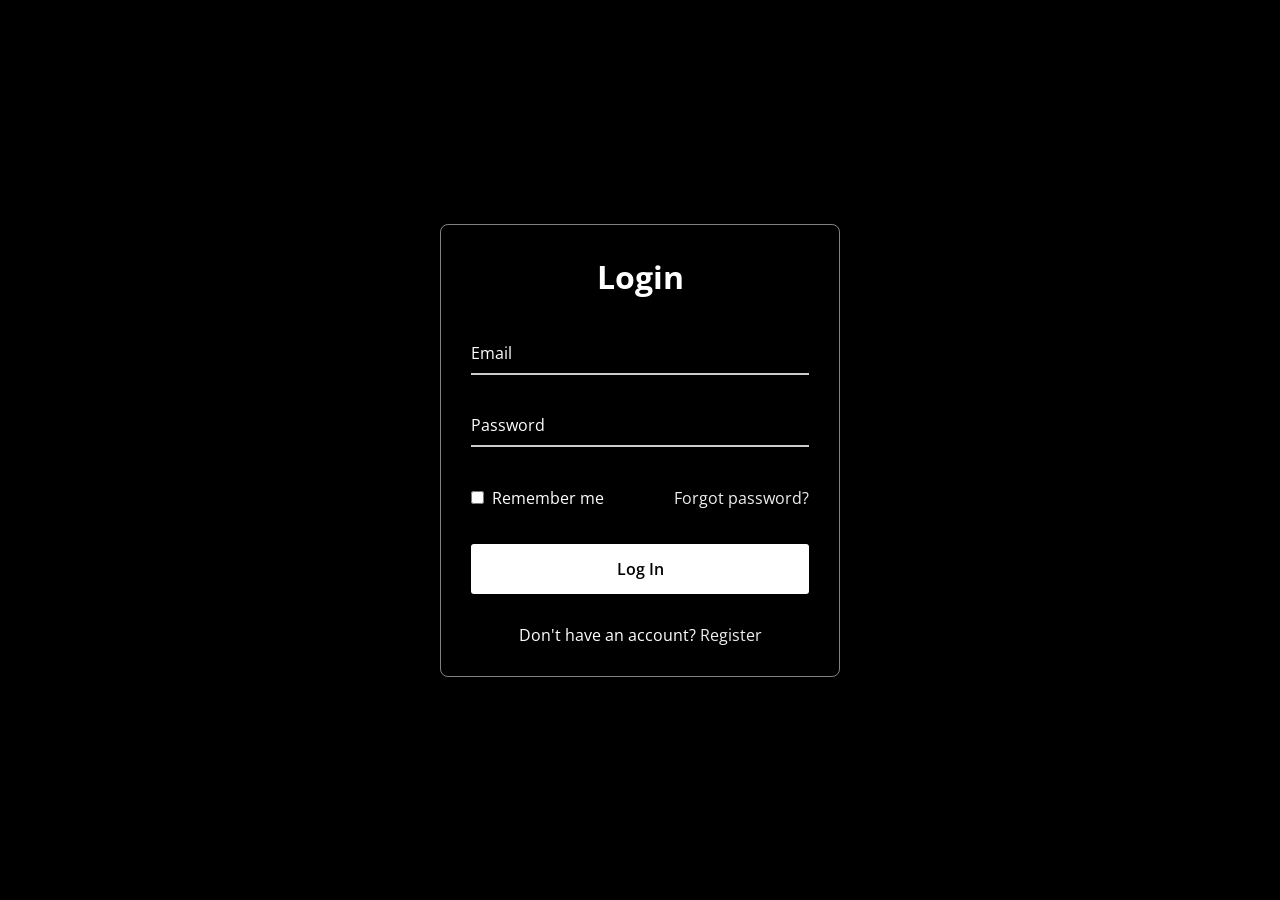
<file: mountain_login_page/index.html>
<!DOCTYPE html>
<!-- Created by Jevante Boxley
 Date 08/30/2024
 All Rights Reserved-->
<html><!DOCTYPE html>
<head>
  <meta charset="UTF-8">
  <meta name="viewport" content="width=device-width, initial-scale=1.0">
  <title>Glassmorphism Login Form | XVII</title>
  <link rel="stylesheet" href="style.css">
</head>
<body>
  <div class="wrapper">
    <form action="#">
      <h2>Login</h2>
        <div class="input-field">
        <input type="text" required>
        <label>Email</label>
      </div>
      <div class="input-field">
        <input type="password" required>
        <label>Password</label>
      </div>
      <div class="forget">
        <label for="remember">
          <input type="checkbox" id="remember">
          <p>Remember me</p>
        </label>
        <a href="#">Forgot password?</a>
      </div>
      <button type="submit">Log In</button>
      <div class="register">
        <p>Don't have an account? <a href="#">Register</a></p>
      </div>
    </form>
  </div>
</body>
</html>
</file>
<file: FS_eco/fs_eco.css>
@charset "utf-8";
/* CSS Document 

FruitySoup Eco Template
*/


* {
	margin: 0;
	padding: 0;
	box-sizing: border-box;
}

:root {
	--primary-green: #00ff88;
	--secondary-green: #2d5a27;
	--accent-blue: #00d4ff;
	--warm-yellow: #ffeb3b;
	--deep-forest: #0a1a0a;
	--light-mint: #e8fff0;
	--glow-green: rgba(0, 255, 136, 0.3);
	--glow-blue: rgba(0, 212, 255, 0.3);
}

body {
	font-family: 'Inter', sans-serif;
	background: linear-gradient(135deg, #0a1a0a 0%, #1a2f1a 50%, #0f1f0f 100%);
	color: #ffffff;
	overflow-x: hidden;
	position: relative;
}

p a {
	color: #ffffff;
}
p a:hover {
	color: var(--primary-green);
	text-decoration: none;
}

/* Organic background patterns */
.bio-bg {
	position: fixed;
	top: 0;
	left: 0;
	width: 100%;
	height: 100%;
	background:
		radial-gradient(circle at 20% 30%, rgba(0, 255, 136, 0.1) 0%, transparent 40%),
		radial-gradient(circle at 80% 70%, rgba(0, 212, 255, 0.08) 0%, transparent 40%),
		radial-gradient(circle at 40% 60%, rgba(255, 235, 59, 0.05) 0%, transparent 30%);
	animation: bio-pulse 8s ease-in-out infinite;
	z-index: -3;
}

@keyframes bio-pulse {

	0%,
	100% {
		opacity: 0.8;
		transform: scale(1);
	}

	50% {
		opacity: 1;
		transform: scale(1.1);
	}
}

/* Animated organic shapes */
.organic-shapes {
	position: fixed;
	width: 100%;
	height: 100%;
	pointer-events: none;
	z-index: -2;
}

.leaf {
	position: absolute;
	opacity: 0.1;
	animation: float-organic 20s ease-in-out infinite;
}

.leaf-1 {
	width: 80px;
	height: 120px;
	background: linear-gradient(45deg, var(--primary-green), var(--accent-blue));
	clip-path: ellipse(40% 60% at 50% 40%);
	top: 20%;
	left: 10%;
	animation-delay: 0s;
}

.leaf-2 {
	width: 60px;
	height: 90px;
	background: linear-gradient(45deg, var(--accent-blue), var(--warm-yellow));
	clip-path: ellipse(35% 65% at 50% 35%);
	top: 60%;
	right: 15%;
	animation-delay: -5s;
}

.leaf-3 {
	width: 100px;
	height: 150px;
	background: linear-gradient(45deg, var(--warm-yellow), var(--primary-green));
	clip-path: ellipse(45% 70% at 50% 30%);
	bottom: 20%;
	left: 20%;
	animation-delay: -10s;
}

@keyframes float-organic {

	0%,
	100% {
		transform: translateY(0) rotate(0deg) scale(1);
		opacity: 0.1;
	}

	25% {
		transform: translateY(-20px) rotate(90deg) scale(1.1);
		opacity: 0.2;
	}

	50% {
		transform: translateY(10px) rotate(180deg) scale(0.9);
		opacity: 0.15;
	}

	75% {
		transform: translateY(-10px) rotate(270deg) scale(1.05);
		opacity: 0.18;
	}
}

/* Particle system */
.particle-system {
	position: fixed;
	width: 100%;
	height: 100%;
	pointer-events: none;
	z-index: -1;
}

.bio-particle {
	position: absolute;
	width: 3px;
	height: 3px;
	background: var(--primary-green);
	border-radius: 50%;
	box-shadow: 0 0 10px var(--primary-green);
	animation: bio-float 15s linear infinite;
}

@keyframes bio-float {
	0% {
		transform: translateY(100vh) translateX(0) scale(0);
		opacity: 0;
	}

	10% {
		opacity: 1;
		transform: translateY(90vh) translateX(10px) scale(1);
	}

	90% {
		opacity: 1;
		transform: translateY(10vh) translateX(-10px) scale(1);
	}

	100% {
		transform: translateY(-10vh) translateX(0) scale(0);
		opacity: 0;
	}
}

/* Navigation */
nav {
	position: fixed;
	top: 0;
	width: 100%;
	padding: 20px 40px;
	background: rgba(10, 26, 10, 0.8);
	backdrop-filter: blur(20px);
	border-bottom: 1px solid rgba(0, 255, 136, 0.2);
	z-index: 1000;
	transition: all 0.4s ease;
}

nav.scrolled {
	padding: 15px 40px;
	background: rgba(10, 26, 10, 0.95);
	box-shadow: 0 8px 32px rgba(0, 255, 136, 0.1);
}

.nav-container {
	max-width: 1400px;
	margin: 0 auto;
	display: flex;
	justify-content: space-between;
	align-items: center;
}

.logo {
	display: flex;
	align-items: center;
	text-decoration: none;
	gap: 12px;
}

.logo-icon {
	width: 45px;
	height: 45px;
	background: linear-gradient(135deg, var(--primary-green), var(--accent-blue));
	border-radius: 50%;
	display: flex;
	align-items: center;
	justify-content: center;
	position: relative;
	animation: logo-glow 3s ease-in-out infinite;
}

.logo-icon::before {
	content: '🌿';
	font-size: 24px;
	animation: logo-rotate 6s linear infinite;
}

@keyframes logo-glow {

	0%,
	100% {
		box-shadow: 0 0 20px var(--glow-green);
	}

	50% {
		box-shadow: 0 0 30px var(--glow-blue);
	}
}

@keyframes logo-rotate {
	0% {
		transform: rotate(0deg);
	}

	100% {
		transform: rotate(360deg);
	}
}

.logo-text {
	font-family: 'Space Grotesk', sans-serif;
	font-size: 28px;
	font-weight: 700;
	background: linear-gradient(135deg, var(--primary-green), var(--accent-blue));
	-webkit-background-clip: text;
	-webkit-text-fill-color: transparent;
	background-clip: text;
}

.nav-menu {
	display: flex;
	list-style: none;
	gap: 8px;
	background: rgba(255, 255, 255, 0.05);
	padding: 8px;
	border-radius: 50px;
	border: 1px solid rgba(0, 255, 136, 0.2);
	backdrop-filter: blur(20px);
}

.nav-menu a {
	text-decoration: none;
	color: rgba(255, 255, 255, 0.7);
	font-weight: 500;
	position: relative;
	padding: 12px 24px;
	border-radius: 25px;
	transition: all 0.4s cubic-bezier(0.4, 0, 0.2, 1);
	font-size: 0.95rem;
	white-space: nowrap;
	overflow: hidden;
}

.nav-menu a::before {
	content: '';
	position: absolute;
	top: 0;
	left: 0;
	width: 0;
	height: 100%;
	background: linear-gradient(135deg, var(--primary-green), var(--accent-blue));
	border-radius: 25px;
	transition: all 0.4s cubic-bezier(0.4, 0, 0.2, 1);
	z-index: -1;
}

.nav-menu a::after {
	content: '';
	position: absolute;
	top: 50%;
	left: 50%;
	width: 0;
	height: 0;
	background: rgba(255, 255, 255, 0.2);
	border-radius: 50%;
	transform: translate(-50%, -50%);
	transition: all 0.3s ease;
	z-index: -1;
}

.nav-menu a:hover {
	color: var(--deep-forest);
	transform: translateY(-2px);
	box-shadow: 0 8px 25px rgba(0, 255, 136, 0.3);
}

.nav-menu a:hover::before {
	width: 100%;
}

.nav-menu a:hover::after {
	width: 40px;
	height: 40px;
}

.nav-menu a.active {
	color: var(--deep-forest);
	background: linear-gradient(135deg, var(--primary-green), var(--accent-blue));
	box-shadow: 0 4px 20px rgba(0, 255, 136, 0.4);
}

.nav-menu a.active::before {
	width: 100%;
}

.menu-toggle {
	display: none;
	flex-direction: column;
	cursor: pointer;
	gap: 4px;
}

.menu-toggle span {
	width: 25px;
	height: 2px;
	background: var(--primary-green);
	transition: all 0.3s ease;
	border-radius: 2px;
}

/* Hero Section */
.hero {
	min-height: 100vh;
	display: flex;
	align-items: center;
	justify-content: center;
	position: relative;
	padding: 100px 40px 40px;
}

.hero-content {
	max-width: 1400px;
	width: 100%;
	display: grid;
	grid-template-columns: 1fr 1fr;
	gap: 80px;
	align-items: center;
}

.hero-text h1 {
	font-family: 'Space Grotesk', sans-serif;
	font-size: clamp(3rem, 6vw, 5.5rem);
	font-weight: 700;
	line-height: 1.1;
	margin-bottom: 24px;
	background: linear-gradient(135deg, #ffffff, var(--primary-green), var(--accent-blue));
	-webkit-background-clip: text;
	-webkit-text-fill-color: transparent;
	background-clip: text;
	animation: text-glow 4s ease-in-out infinite;
}

@keyframes text-glow {

	0%,
	100% {
		filter: drop-shadow(0 0 20px rgba(0, 255, 136, 0.3));
	}

	50% {
		filter: drop-shadow(0 0 30px rgba(0, 212, 255, 0.4));
	}
}

.hero-text p {
	font-size: 1.3rem;
	line-height: 1.6;
	color: rgba(255, 255, 255, 0.8);
	margin-bottom: 40px;
	max-width: 500px;
}

.hero-buttons {
	display: flex;
	gap: 20px;
	flex-wrap: wrap;
}

.btn {
	padding: 16px 32px;
	border: none;
	border-radius: 50px;
	font-size: 1.1rem;
	font-weight: 600;
	text-decoration: none;
	display: inline-flex;
	align-items: center;
	gap: 10px;
	cursor: pointer;
	transition: all 0.3s ease;
	position: relative;
	overflow: hidden;
}

.btn-primary {
	background: linear-gradient(135deg, var(--primary-green), var(--accent-blue));
	color: var(--deep-forest);
	box-shadow: 0 8px 32px rgba(0, 255, 136, 0.3);
}

.btn-primary:hover {
	transform: translateY(-2px);
	box-shadow: 0 12px 40px rgba(0, 255, 136, 0.4);
}

.btn-secondary {
	background: transparent;
	color: var(--primary-green);
	border: 2px solid var(--primary-green);
	box-shadow: 0 0 20px rgba(0, 255, 136, 0.2);
}

.btn-secondary:hover {
	background: rgba(0, 255, 136, 0.1);
	transform: translateY(-2px);
	box-shadow: 0 8px 32px rgba(0, 255, 136, 0.3);
}

.hero-visual {
	position: relative;
	height: 600px;
	display: flex;
	align-items: center;
	justify-content: center;
}

.bio-sphere {
	width: 400px;
	height: 400px;
	border-radius: 50%;
	background:
		radial-gradient(circle at 30% 30%, var(--glow-green) 0%, transparent 50%),
		radial-gradient(circle at 70% 70%, var(--glow-blue) 0%, transparent 50%);
	position: relative;
	animation: sphere-pulse 6s ease-in-out infinite;
	display: flex;
	align-items: center;
	justify-content: center;
}

.rotating-text {
	position: absolute;
	width: 100%;
	height: 100%;
	display: flex;
	align-items: center;
	justify-content: center;
	z-index: 10;
}

.text-circle {
	position: absolute;
	font-size: 0.9rem;
	font-weight: 500;
	color: var(--primary-green);
	text-transform: uppercase;
	letter-spacing: 2px;
	opacity: 0;
	transition: opacity 0.5s ease;
}

.text-circle.active {
	opacity: 1;
}

.text-circle:nth-child(1) {
	animation: rotate-text 9s linear infinite;
}

.text-circle:nth-child(2) {
	animation: rotate-text 9s linear infinite;
	animation-delay: -3s;
}

.text-circle:nth-child(3) {
	animation: rotate-text 9s linear infinite;
	animation-delay: -6s;
}

@keyframes rotate-text {

	0%,
	30% {
		opacity: 1;
		transform: rotate(0deg) scale(1);
	}

	33%,
	66% {
		opacity: 0;
		transform: rotate(120deg) scale(0.8);
	}

	67%,
	100% {
		opacity: 0;
		transform: rotate(240deg) scale(0.8);
	}
}

@keyframes sphere-pulse {

	0%,
	100% {
		transform: scale(1) rotate(0deg);
		box-shadow: 0 0 60px var(--glow-green);
	}

	50% {
		transform: scale(1.1) rotate(180deg);
		box-shadow: 0 0 80px var(--glow-blue);
	}
}

.bio-sphere::before,
.bio-sphere::after {
	content: '';
	position: absolute;
	border-radius: 50%;
	border: 2px solid var(--primary-green);
	opacity: 0.3;
}

.bio-sphere::before {
	width: 120%;
	height: 120%;
	top: -10%;
	left: -10%;
	animation: orbit 15s linear infinite;
}

.bio-sphere::after {
	width: 80%;
	height: 80%;
	top: 10%;
	left: 10%;
	border-color: var(--accent-blue);
	animation: orbit 12s linear infinite reverse;
}

@keyframes orbit {
	0% {
		transform: rotate(0deg);
	}

	100% {
		transform: rotate(360deg);
	}
}

/* Features Section - Interactive Showcase */
.features {
	padding: 120px 40px;
	max-width: 1400px;
	margin: 0 auto;
	position: relative;
}

.section-title {
	font-family: 'Space Grotesk', sans-serif;
	font-size: 3.5rem;
	font-weight: 700;
	text-align: center;
	margin-bottom: 80px;
	background: linear-gradient(135deg, var(--primary-green), var(--accent-blue));
	-webkit-background-clip: text;
	-webkit-text-fill-color: transparent;
	background-clip: text;
}

.features .section-title {
	margin-bottom: 60px;
}

.features-showcase {
	display: grid;
	grid-template-columns: 400px 1fr;
	gap: 60px;
	align-items: stretch;
}

.feature-navigation {
	background: rgba(255, 255, 255, 0.03);
	border: 1px solid rgba(0, 255, 136, 0.2);
	border-radius: 24px;
	padding: 32px;
	backdrop-filter: blur(20px);
	position: sticky;
	top: 120px;
	height: fit-content;
}

.nav-item {
	display: flex;
	align-items: center;
	gap: 20px;
	padding: 20px;
	margin-bottom: 12px;
	border-radius: 16px;
	cursor: pointer;
	transition: all 0.4s cubic-bezier(0.4, 0, 0.2, 1);
	border: 1px solid transparent;
	position: relative;
	overflow: hidden;
}

.nav-item::before {
	content: '';
	position: absolute;
	top: 0;
	left: -100%;
	width: 100%;
	height: 100%;
	background: linear-gradient(90deg, transparent, rgba(0, 255, 136, 0.1), transparent);
	transition: left 0.6s ease;
}

.nav-item:hover::before {
	left: 100%;
}

.nav-item:hover {
	background: rgba(0, 255, 136, 0.05);
	border-color: rgba(0, 255, 136, 0.3);
	transform: translateX(8px);
}

.nav-item.active {
	background: linear-gradient(135deg, rgba(0, 255, 136, 0.2), rgba(0, 212, 255, 0.1));
	border-color: var(--primary-green);
	box-shadow: 0 8px 32px rgba(0, 255, 136, 0.2);
}

.nav-item-icon {
	width: 50px;
	height: 50px;
	border-radius: 12px;
	background: linear-gradient(135deg, var(--primary-green), var(--accent-blue));
	display: flex;
	align-items: center;
	justify-content: center;
	font-size: 1.5rem;
	flex-shrink: 0;
	animation: icon-pulse 3s ease-in-out infinite;
}

@keyframes icon-pulse {

	0%,
	100% {
		box-shadow: 0 0 20px rgba(0, 255, 136, 0.3);
	}

	50% {
		box-shadow: 0 0 30px rgba(0, 212, 255, 0.5);
	}
}

.nav-item-content h4 {
	font-family: 'Space Grotesk', sans-serif;
	font-size: 1.2rem;
	font-weight: 600;
	color: var(--primary-green);
	margin-bottom: 4px;
}

.nav-item-content p {
	font-size: 0.9rem;
	color: rgba(255, 255, 255, 0.6);
	line-height: 1.4;
}

.feature-display {
	background: rgba(255, 255, 255, 0.03);
	border: 1px solid rgba(0, 255, 136, 0.2);
	border-radius: 24px;
	padding: 48px;
	backdrop-filter: blur(20px);
	position: relative;
	overflow: hidden;
	min-height: 600px;
}

.feature-panel {
	display: none;
	animation: fadeInSlide 0.6s ease-out;
}

.feature-panel.active {
	display: block;
}

@keyframes fadeInSlide {
	from {
		opacity: 0;
		transform: translateY(30px);
	}

	to {
		opacity: 1;
		transform: translateY(0);
	}
}

.feature-panel h3 {
	font-family: 'Space Grotesk', sans-serif;
	font-size: 2.5rem;
	font-weight: 700;
	background: linear-gradient(135deg, var(--primary-green), var(--accent-blue));
	-webkit-background-clip: text;
	-webkit-text-fill-color: transparent;
	background-clip: text;
	margin-bottom: 24px;
}

.feature-panel p {
	font-size: 1.2rem;
	line-height: 1.7;
	color: rgba(255, 255, 255, 0.8);
	margin-bottom: 32px;
}

.feature-benefits {
	display: grid;
	grid-template-columns: repeat(auto-fit, minmax(250px, 1fr));
	gap: 24px;
	margin-bottom: 32px;
}

.benefit-item {
	background: rgba(255, 255, 255, 0.05);
	border: 1px solid rgba(0, 255, 136, 0.1);
	border-radius: 12px;
	padding: 20px;
	transition: all 0.3s ease;
}

.benefit-item:hover {
	border-color: var(--primary-green);
	transform: translateY(-4px);
	box-shadow: 0 8px 25px rgba(0, 255, 136, 0.15);
}

.benefit-item h5 {
	color: var(--primary-green);
	font-weight: 600;
	margin-bottom: 8px;
	display: flex;
	align-items: center;
	gap: 8px;
}

.benefit-item p {
	font-size: 0.95rem;
	color: rgba(255, 255, 255, 0.7);
	margin: 0;
	line-height: 1.5;
}

.feature-visual {
	position: absolute;
	top: 48px;
	right: 48px;
	width: 120px;
	height: 120px;
	border-radius: 50%;
	background: radial-gradient(circle, rgba(0, 255, 136, 0.2) 0%, transparent 70%);
	display: flex;
	align-items: center;
	justify-content: center;
	font-size: 3rem;
	animation: feature-float 6s ease-in-out infinite;
}

@keyframes feature-float {

	0%,
	100% {
		transform: translateY(0) rotate(0deg);
		box-shadow: 0 0 40px rgba(0, 255, 136, 0.3);
	}

	50% {
		transform: translateY(-10px) rotate(180deg);
		box-shadow: 0 10px 50px rgba(0, 212, 255, 0.4);
	}
}

.feature-cta {
	display: inline-flex;
	align-items: center;
	gap: 10px;
	padding: 12px 24px;
	background: linear-gradient(135deg, var(--primary-green), var(--accent-blue));
	color: var(--deep-forest);
	text-decoration: none;
	border-radius: 50px;
	font-weight: 600;
	transition: all 0.3s ease;
}

.feature-cta:hover {
	transform: translateY(-2px);
	box-shadow: 0 8px 25px rgba(0, 255, 136, 0.4);
}

/* Stats Section */
.stats {
	padding: 80px 40px;
	background: rgba(0, 255, 136, 0.05);
	border-top: 1px solid rgba(0, 255, 136, 0.2);
	border-bottom: 1px solid rgba(0, 255, 136, 0.2);
}

.stats-container {
	max-width: 1400px;
	margin: 0 auto;
	display: grid;
	grid-template-columns: repeat(auto-fit, minmax(250px, 1fr));
	gap: 60px;
	text-align: center;
}

.stat-item h3 {
	font-family: 'Space Grotesk', sans-serif;
	font-size: 3.5rem;
	font-weight: 700;
	color: var(--primary-green);
	margin-bottom: 12px;
	animation: counter 2s ease-out;
}

.stat-item p {
	font-size: 1.2rem;
	color: rgba(255, 255, 255, 0.8);
	font-weight: 500;
}

/* About Section */
.about {
	padding: 120px 40px;
	max-width: 1400px;
	margin: 0 auto;
}

.about-content {
	display: grid;
	grid-template-columns: 1fr 1fr;
	gap: 80px;
	align-items: center;
	margin-bottom: 120px;
}

.about-content:last-child {
	margin-bottom: 0;
}

.about-text h2 {
	font-family: 'Space Grotesk', sans-serif;
	font-size: 3rem;
	font-weight: 700;
	margin-bottom: 32px;
	background: linear-gradient(135deg, var(--primary-green), var(--accent-blue));
	-webkit-background-clip: text;
	-webkit-text-fill-color: transparent;
	background-clip: text;
}

.about-text p {
	font-size: 1.2rem;
	line-height: 1.7;
	color: rgba(255, 255, 255, 0.8);
	margin-bottom: 24px;
}

.about-visual {
	position: relative;
	height: 500px;
	display: flex;
	align-items: center;
	justify-content: center;
}

.eco-visualization {
	width: 100%;
	height: 100%;
	position: relative;
	background: radial-gradient(circle, rgba(0, 255, 136, 0.1) 0%, transparent 70%);
	border-radius: 20px;
	overflow: hidden;
}

.growth-rings {
	position: absolute;
	top: 50%;
	left: 50%;
	transform: translate(-50%, -50%);
}

.ring {
	position: absolute;
	border: 2px solid var(--primary-green);
	border-radius: 50%;
	opacity: 0.3;
	animation: expand-ring 4s ease-in-out infinite;
}

.ring:nth-child(1) {
	width: 100px;
	height: 100px;
	margin: -50px 0 0 -50px;
	animation-delay: 0s;
}

.ring:nth-child(2) {
	width: 200px;
	height: 200px;
	margin: -100px 0 0 -100px;
	animation-delay: -1s;
	border-color: var(--accent-blue);
}

.ring:nth-child(3) {
	width: 300px;
	height: 300px;
	margin: -150px 0 0 -150px;
	animation-delay: -2s;
}

@keyframes expand-ring {

	0%,
	100% {
		transform: scale(0.8);
		opacity: 0.3;
	}

	50% {
		transform: scale(1.2);
		opacity: 0.6;
	}
}

/* Second about section animation */
.dna-helix {
	width: 100%;
	height: 100%;
	position: relative;
	background: radial-gradient(circle, rgba(0, 212, 255, 0.1) 0%, transparent 70%);
	border-radius: 20px;
	overflow: hidden;
	display: flex;
	align-items: center;
	justify-content: center;
}

.helix-strand {
	position: absolute;
	width: 4px;
	height: 400px;
	background: linear-gradient(to bottom, var(--primary-green), var(--accent-blue));
	border-radius: 2px;
	animation: helix-rotate 8s linear infinite;
}

.helix-strand:nth-child(1) {
	transform: rotateY(0deg) translateZ(50px);
	animation-delay: 0s;
}

.helix-strand:nth-child(2) {
	transform: rotateY(60deg) translateZ(50px);
	animation-delay: -1.3s;
}

.helix-strand:nth-child(3) {
	transform: rotateY(120deg) translateZ(50px);
	animation-delay: -2.6s;
}

.helix-strand:nth-child(4) {
	transform: rotateY(180deg) translateZ(50px);
	animation-delay: -4s;
}

.helix-strand:nth-child(5) {
	transform: rotateY(240deg) translateZ(50px);
	animation-delay: -5.3s;
}

.helix-strand:nth-child(6) {
	transform: rotateY(300deg) translateZ(50px);
	animation-delay: -6.6s;
}

.helix-container {
	position: relative;
	width: 200px;
	height: 400px;
	transform-style: preserve-3d;
	animation: helix-spin 12s linear infinite;
}

@keyframes helix-rotate {
	0% {
		transform: rotateY(0deg) translateZ(50px) rotateX(0deg);
		opacity: 0.3;
	}

	50% {
		opacity: 0.8;
	}

	100% {
		transform: rotateY(360deg) translateZ(50px) rotateX(360deg);
		opacity: 0.3;
	}
}

@keyframes helix-spin {
	0% {
		transform: rotateY(0deg) rotateX(10deg);
	}

	100% {
		transform: rotateY(360deg) rotateX(10deg);
	}
}

/* Network nodes animation */
.network-visualization {
	width: 100%;
	height: 100%;
	position: relative;
	background: radial-gradient(circle, rgba(255, 235, 59, 0.1) 0%, transparent 70%);
	border-radius: 20px;
	overflow: hidden;
}

.network-node {
	position: absolute;
	width: 12px;
	height: 12px;
	background: var(--primary-green);
	border-radius: 50%;
	box-shadow: 0 0 20px var(--primary-green);
	animation: node-pulse 3s ease-in-out infinite;
}

.network-node:nth-child(1) {
	top: 20%;
	left: 20%;
	animation-delay: 0s;
}

.network-node:nth-child(2) {
	top: 30%;
	right: 25%;
	background: var(--accent-blue);
	box-shadow: 0 0 20px var(--accent-blue);
	animation-delay: -0.5s;
}

.network-node:nth-child(3) {
	bottom: 25%;
	left: 30%;
	background: var(--warm-yellow);
	box-shadow: 0 0 20px var(--warm-yellow);
	animation-delay: -1s;
}

.network-node:nth-child(4) {
	top: 50%;
	left: 50%;
	transform: translate(-50%, -50%);
	width: 16px;
	height: 16px;
	animation-delay: -1.5s;
}

.network-node:nth-child(5) {
	bottom: 20%;
	right: 20%;
	background: var(--accent-blue);
	box-shadow: 0 0 20px var(--accent-blue);
	animation-delay: -2s;
}

.network-connection {
	position: absolute;
	height: 2px;
	background: linear-gradient(90deg, var(--primary-green), transparent, var(--accent-blue));
	opacity: 0.4;
	animation: connection-flow 4s ease-in-out infinite;
}

.connection-1 {
	top: 25%;
	left: 25%;
	width: 30%;
	transform: rotate(25deg);
	animation-delay: 0s;
}

.connection-2 {
	top: 45%;
	left: 35%;
	width: 25%;
	transform: rotate(-30deg);
	animation-delay: -1s;
}

.connection-3 {
	bottom: 30%;
	left: 40%;
	width: 35%;
	transform: rotate(15deg);
	animation-delay: -2s;
}

@keyframes node-pulse {

	0%,
	100% {
		transform: scale(1);
		opacity: 0.8;
	}

	50% {
		transform: scale(1.5);
		opacity: 1;
	}
}

@keyframes connection-flow {

	0%,
	100% {
		opacity: 0.2;
		transform: scaleX(1);
	}

	50% {
		opacity: 0.6;
		transform: scaleX(1.2);
	}
}

/* Contact Section */
.contact {
	padding: 120px 40px;
	background: rgba(0, 255, 136, 0.03);
}

.contact-container {
	max-width: 1400px;
	margin: 0 auto;
	display: grid;
	grid-template-columns: 1fr 1fr;
	gap: 80px;
}

.contact-form {
	background: rgba(255, 255, 255, 0.05);
	border: 1px solid rgba(0, 255, 136, 0.2);
	border-radius: 24px;
	padding: 48px;
	backdrop-filter: blur(20px);
}

.form-group {
	margin-bottom: 32px;
}

.form-group label {
	display: block;
	font-weight: 600;
	color: var(--primary-green);
	margin-bottom: 12px;
	font-size: 1.1rem;
}

.form-group input,
.form-group textarea {
	width: 100%;
	padding: 16px 20px;
	background: rgba(255, 255, 255, 0.08);
	border: 2px solid rgba(0, 255, 136, 0.2);
	border-radius: 12px;
	color: white;
	font-size: 1rem;
	transition: all 0.3s ease;
	font-family: 'Inter', sans-serif;
}

.form-group input:focus,
.form-group textarea:focus {
	outline: none;
	border-color: var(--primary-green);
	background: rgba(255, 255, 255, 0.12);
	box-shadow: 0 0 20px rgba(0, 255, 136, 0.2);
}

.form-group textarea {
	min-height: 140px;
	resize: vertical;
}

.submit-btn {
	width: 100%;
	padding: 18px;
	background: linear-gradient(135deg, var(--primary-green), var(--accent-blue));
	color: var(--deep-forest);
	border: none;
	border-radius: 12px;
	font-size: 1.1rem;
	font-weight: 700;
	cursor: pointer;
	transition: all 0.3s ease;
}

.submit-btn:hover {
	transform: translateY(-2px);
	box-shadow: 0 12px 40px rgba(0, 255, 136, 0.3);
}

.contact-info h3 {
	font-family: 'Space Grotesk', sans-serif;
	font-size: 2.5rem;
	font-weight: 700;
	margin-bottom: 32px;
	background: linear-gradient(135deg, var(--primary-green), var(--accent-blue));
	-webkit-background-clip: text;
	-webkit-text-fill-color: transparent;
	background-clip: text;
}

.contact-item {
	display: flex;
	align-items: center;
	gap: 20px;
	margin-bottom: 32px;
	padding: 20px;
	background: rgba(255, 255, 255, 0.05);
	border-radius: 16px;
	border: 1px solid rgba(0, 255, 136, 0.1);
	transition: all 0.3s ease;
}

.contact-item:hover {
	border-color: var(--primary-green);
	transform: translateX(5px);
}

.contact-icon {
	width: 50px;
	height: 50px;
	background: linear-gradient(135deg, var(--primary-green), var(--accent-blue));
	border-radius: 50%;
	display: flex;
	align-items: center;
	justify-content: center;
	font-size: 1.3rem;
}

.contact-details h4 {
	color: var(--primary-green);
	font-weight: 600;
	margin-bottom: 4px;
}

.contact-details p {
	color: rgba(255, 255, 255, 0.7);
}

/* Footer */
footer {
	background: var(--deep-forest);
	border-top: 1px solid rgba(0, 255, 136, 0.2);
	padding: 60px 40px 30px;
}

.footer-content {
	max-width: 1400px;
	margin: 0 auto;
	display: grid;
	grid-template-columns: 2fr 1fr 1fr 1fr;
	gap: 60px;
	margin-bottom: 40px;
}

.footer-brand h3 {
	font-family: 'Space Grotesk', sans-serif;
	font-size: 1.8rem;
	font-weight: 700;
	background: linear-gradient(135deg, var(--primary-green), var(--accent-blue));
	-webkit-background-clip: text;
	-webkit-text-fill-color: transparent;
	background-clip: text;
	margin-bottom: 16px;
}

.footer-brand p {
	color: rgba(255, 255, 255, 0.7);
	line-height: 1.6;
	margin-bottom: 24px;
}

.social-links {
	display: flex;
	gap: 16px;
}

.social-link {
	width: 40px;
	height: 40px;
	background: rgba(0, 255, 136, 0.1);
	border: 1px solid rgba(0, 255, 136, 0.3);
	border-radius: 50%;
	display: flex;
	align-items: center;
	justify-content: center;
	color: var(--primary-green);
	text-decoration: none;
	transition: all 0.3s ease;
}

.social-link:hover {
	background: var(--primary-green);
	color: var(--deep-forest);
	transform: translateY(-2px);
}

.footer-section h4 {
	font-weight: 600;
	color: var(--primary-green);
	margin-bottom: 20px;
}

.footer-section ul {
	list-style: none;
}

.footer-section ul li {
	margin-bottom: 12px;
}

.footer-section ul li a {
	color: rgba(255, 255, 255, 0.7);
	text-decoration: none;
	transition: all 0.3s ease;
}

.footer-section ul li a:hover {
	color: var(--primary-green);
	padding-left: 8px;
}

.footer-bottom {
	border-top: 1px solid rgba(0, 255, 136, 0.1);
	padding-top: 30px;
	text-align: center;
	color: rgba(255, 255, 255, 0.5);
	display: flex;
	justify-content: center;
	align-items: center;
	gap: 20px;
	flex-wrap: wrap;
}

.footer-bottom a {
	color: var(--primary-green);
	text-decoration: none;
	transition: all 0.3s ease;
}

.footer-bottom a:hover {
	color: var(--accent-blue);
	text-shadow: 0 0 10px currentColor;
}

/* Responsive Design */
@media (max-width: 768px) {
	.nav-menu {
		position: fixed;
		top: 85px;
		left: -100%;
		width: 100%;
		gap: 26px;  /* ← Increased from the default */
		height: calc(100vh - 85px);
		background: rgba(10, 26, 10, 0.98);
		flex-direction: column;
		align-items: center;
		justify-content: start;
		padding-top: 60px;
		transition: left 0.3s ease;
		backdrop-filter: blur(20px);
	}

	.nav-menu.active {
		left: 0;
	}

	.menu-toggle {
		display: flex;
	}

	.hero-content {
		grid-template-columns: 1fr;
		text-align: center;
		gap: 60px;
	}

	.hero-visual {
		order: -1;
		height: 400px;
	}

	.bio-sphere {
		width: 300px;
		height: 300px;
	}

	.hero-buttons {
		justify-content: center;
	}

	.features-showcase {
		grid-template-columns: 1fr;
	}

	.feature-navigation {
		position: static;
		display: grid;
		grid-template-columns: repeat(2, 1fr);
		gap: 12px;
		margin-bottom: 40px;
	}

	.nav-item {
		padding: 16px;
	}

	.nav-item-content h4 {
		font-size: 1rem;
	}

	.nav-item-content p {
		font-size: 0.8rem;
	}

	.feature-display {
		min-height: auto;
	}

	.stats-container {
		grid-template-columns: repeat(2, 1fr);
		gap: 40px;
	}

	.about-content,
	.contact-container {
		grid-template-columns: 1fr;
		gap: 60px;
	}

	.about-visual {
		order: -1;
	}

	.about-content:nth-child(3) .about-visual {
		order: 1;
	}

	.footer-content {
		grid-template-columns: 1fr;
		gap: 40px;
		text-align: center;
	}

	.social-links {
		justify-content: center;
	}
}

@media (max-width: 480px) {
	nav {
		padding: 15px 20px;
	}

	.hero {
		padding: 100px 20px 40px;
	}

	.section-title {
		font-size: 2.5rem;
	}

	.features,

	.about,
	.contact {
		padding: 80px 20px;
	}

	.stats {
		padding: 60px 20px;
	}

	.stats-container {
		grid-template-columns: 1fr;
	}

	footer {
		padding: 40px 20px 20px;
	}
}
</file>
<file: FS_graph_page/fs_graph.css>
@charset "utf-8";
/* CSS Document 

FruitySoup Graph - A futuristic dashboard design with neon accents, geometric shapes, and dynamic animations to create an immersive data visualization experience. The design features a dark theme with vibrant colors, sleek typography, and interactive elements that bring the data to life. From animated charts and graphs to glowing highlights and smooth transitions, FruitySoup Graph is a visually stunning representation of complex data in a way that is both engaging and easy to understand.

*/

* {
	margin: 0;
	padding: 0;
	box-sizing: border-box;
}

body {
	font-family: -apple-system, BlinkMacSystemFont, 'Segoe UI', Roboto, Oxygen, Ubuntu, Cantarell, sans-serif;
	background: #0a0e27;
	color: #ffffff;
	overflow-x: hidden;
}

/* Navigation */
nav {
	position: fixed;
	top: 0;
	width: 100%;
	padding: 20px 50px;
	background: rgba(10, 14, 39, 0.95);
	backdrop-filter: blur(10px);
	border-bottom: 1px solid rgba(255, 255, 255, 0.1);
	z-index: 1000;
	transition: all 0.3s ease;
}

nav.scrolled {
	padding: 15px 50px;
	background: rgba(10, 14, 39, 0.98);
}

.nav-container {
	display: flex;
	justify-content: space-between;
	align-items: center;
	max-width: 1400px;
	margin: 0 auto;
}

.logo {
	display: flex;
	align-items: center;
	gap: 15px;
	cursor: pointer;
	text-decoration: none;
}

.logo-icon {
	width: 40px;
	height: 40px;
	background: linear-gradient(135deg, #00ffcc 0%, #00ccff 100%);
	border-radius: 10px;
	display: flex;
	align-items: center;
	justify-content: center;
	position: relative;
	box-shadow: 0 0 20px rgba(0, 255, 204, 0.3);
}

.logo-icon svg {
	width: 24px;
	height: 24px;
	fill: #0a0e27;
}

.logo-text {
	font-size: 20px;
	font-weight: 700;
	background: linear-gradient(135deg, #ffffff 0%, #00ffcc 100%);
	-webkit-background-clip: text;
	-webkit-text-fill-color: transparent;
	background-clip: text;
}

.nav-links {
	display: flex;
	gap: 40px;
	list-style: none;
}

.nav-links a {
	color: #ffffff;
	text-decoration: none;
	font-size: 16px;
	transition: color 0.3s ease;
	position: relative;
}

.nav-links a::before {
	content: '';
	position: absolute;
	bottom: -8px;
	left: 50%;
	width: 0;
	height: 3px;
	background: linear-gradient(90deg, #ff6b6b, #ff8e53);
	transition: all 0.3s ease;
	transform: translateX(-50%);
	border-radius: 2px;
}

.nav-links a:hover {
	color: #ff8e53;
	text-shadow: 0 0 10px rgba(255, 107, 107, 0.5);
}

.nav-links a:hover::before {
	width: 100%;
}

.nav-links a.active::after {
	content: '';
	position: absolute;
	bottom: -8px;
	left: 50%;
	width: 100%;
	height: 3px;
	background: linear-gradient(90deg, #00ffcc, #00ccff);
	transform: translateX(-50%);
	box-shadow: 0 0 15px rgba(0, 255, 204, 0.6);
	border-radius: 2px;
}

.search-icon {
	width: 24px;
	height: 24px;
	cursor: pointer;
	transition: transform 0.3s ease;
	fill: white;
}

.search-icon:hover {
	transform: scale(1.1);
}

/* Hero Section */
.hero {
	position: relative;
	min-height: 100vh;
	display: flex;
	align-items: center;
	overflow: hidden;
	background: linear-gradient(135deg, #0a0e27 0%, #1a1f3a 100%);
}

.hero-bg {
	position: absolute;
	top: 0;
	left: 0;
	width: 100%;
	height: 100%;
	opacity: 0.4;
	background-image:
		linear-gradient(45deg, transparent 30%, rgba(0, 255, 204, 0.1) 50%, transparent 70%),
		linear-gradient(-45deg, transparent 30%, rgba(255, 0, 128, 0.1) 50%, transparent 70%);
	animation: bgShift 20s ease-in-out infinite;
}

@keyframes bgShift {

	0%,
	100% {
		transform: translate(0, 0);
	}

	50% {
		transform: translate(-20px, -20px);
	}
}

.geometric-shapes {
	position: absolute;
	width: 100%;
	height: 100%;
	overflow: hidden;
}

.shape {
	position: absolute;
	border: 2px solid rgba(0, 255, 204, 0.3);
}

.shape1 {
	width: 300px;
	height: 300px;
	top: 10%;
	left: -150px;
	transform: rotate(45deg);
	animation: float 15s ease-in-out infinite;
}

.shape2 {
	width: 200px;
	height: 200px;
	top: 60%;
	right: -100px;
	border-color: rgba(255, 0, 128, 0.3);
	animation: float 20s ease-in-out infinite reverse;
}

.shape3 {
	width: 150px;
	height: 150px;
	bottom: 20%;
	left: 10%;
	border-color: rgba(0, 204, 255, 0.3);
	transform: rotate(30deg);
	animation: float 18s ease-in-out infinite;
}

.shape4 {
	width: 250px;
	height: 250px;
	top: 15%;
	right: 5%;
	border-color: rgba(255, 0, 128, 0.25);
	transform: rotate(45deg);
	animation: float 16s ease-in-out infinite;
}

.shape5 {
	width: 180px;
	height: 180px;
	top: 55%;
	right: 12%;
	border-color: rgba(0, 255, 204, 0.25);
	transform: rotate(-30deg);
	animation: float 22s ease-in-out infinite reverse;
}

.shape6 {
	width: 120px;
	height: 120px;
	bottom: 15%;
	right: 8%;
	border-color: rgba(0, 204, 255, 0.25);
	transform: rotate(20deg);
	animation: float 19s ease-in-out infinite;
}

.hero-content {
	position: relative;
	z-index: 10;
	max-width: 1400px;
	margin: 0 auto;
	padding: 0 50px;
	display: grid;
	grid-template-columns: 1fr 1fr;
	gap: 60px;
	align-items: center;
}

.hero-text {
	animation: slideInLeft 1s ease-out;
}

@keyframes slideInLeft {
	from {
		opacity: 0;
		transform: translateX(-50px);
	}

	to {
		opacity: 1;
		transform: translateX(0);
	}
}

.hero-text h1 {
	font-size: 64px;
	font-weight: 700;
	line-height: 1.1;
	margin-bottom: 30px;
	background: linear-gradient(135deg, #ffffff 0%, #00ffcc 100%);
	-webkit-background-clip: text;
	-webkit-text-fill-color: transparent;
	background-clip: text;
}

.hero-text p {
	font-size: 18px;
	line-height: 1.6;
	color: #a0a0a0;
	margin-bottom: 40px;
	max-width: 500px;
}

.cta-button {
	display: inline-block;
	padding: 15px 40px;
	background: linear-gradient(135deg, #ff6b6b, #ff8e53);
	color: white;
	text-decoration: none;
	border-radius: 30px;
	font-size: 16px;
	font-weight: 600;
	transition: all 0.3s ease;
	box-shadow: 0 4px 15px rgba(255, 107, 107, 0.3);
	border: none;
	cursor: pointer;
}

.cta-button:hover {
	transform: translateY(-2px);
	box-shadow: 0 6px 20px rgba(255, 107, 107, 0.4);
}

.hero-visual {
	position: relative;
	animation: slideInRight 1s ease-out;
}

@keyframes slideInRight {
	from {
		opacity: 0;
		transform: translateX(50px);
	}

	to {
		opacity: 1;
		transform: translateX(0);
	}
}

.city-container {
	position: relative;
	width: 100%;
	height: 400px;
	perspective: 1000px;
}

.building {
	position: absolute;
	background: linear-gradient(180deg, #1a1f3a 0%, #0a0e27 100%);
	border: 1px solid rgba(0, 255, 204, 0.2);
	box-shadow:
		0 0 20px rgba(0, 255, 204, 0.1),
		inset 0 0 20px rgba(0, 255, 204, 0.05);
	overflow: hidden;
}

/* Building fill effect */
.building-fill {
	position: absolute;
	bottom: 0;
	left: 0;
	right: 0;
	animation: pulse 3s ease-in-out infinite;
}

.building1 {
	width: 60px;
	height: 250px;
	bottom: 0;
	left: 20%;
}

.building1 .building-fill {
	height: 45%;
	background: linear-gradient(180deg, transparent 0%, rgba(0, 255, 204, 0.6) 100%);
}

.building2 {
	width: 80px;
	height: 320px;
	bottom: 0;
	left: 35%;
}

.building2 .building-fill {
	height: 60%;
	background: linear-gradient(180deg, transparent 0%, rgba(255, 0, 128, 0.6) 100%);
	animation-delay: 0.5s;
}

.building3 {
	width: 100px;
	height: 280px;
	bottom: 0;
	right: 25%;
}

.building3 .building-fill {
	height: 35%;
	background: linear-gradient(180deg, transparent 0%, rgba(0, 204, 255, 0.6) 100%);
	animation-delay: 1s;
}

.building4 {
	width: 70px;
	height: 200px;
	bottom: 0;
	right: 10%;
}

.building4 .building-fill {
	height: 50%;
	background: linear-gradient(180deg, transparent 0%, rgba(255, 107, 107, 0.6) 100%);
	animation-delay: 1.5s;
}

@keyframes pulse {

	0%,
	100% {
		opacity: 0.6;
		transform: translateY(0);
	}

	50% {
		opacity: 1;
		transform: translateY(-5px);
	}
}

/* Building windows */
.building-windows {
	position: absolute;
	top: 0;
	left: 0;
	right: 0;
	height: 100%;
	background: repeating-linear-gradient(0deg,
			transparent,
			transparent 8px,
			rgba(255, 255, 255, 0.05) 8px,
			rgba(255, 255, 255, 0.05) 10px);
	opacity: 0.8;
}

.neon-line {
	position: absolute;
	height: 2px;
	background: linear-gradient(90deg, transparent, #00ffcc, transparent);
	animation: scan 3s linear infinite;
}

.neon-line1 {
	width: 100px;
	top: 30%;
	left: 10%;
}

.neon-line2 {
	width: 150px;
	top: 50%;
	right: 15%;
	animation-delay: 1s;
}

@keyframes scan {
	0% {
		transform: translateX(-100%);
		opacity: 0;
	}

	50% {
		opacity: 1;
	}

	100% {
		transform: translateX(200%);
		opacity: 0;
	}
}

/* Dashboard Section */
.dashboard-section {
	padding: 80px 50px;
	background: linear-gradient(180deg, #0a0e27 0%, #0f1329 100%);
}

.dashboard-container {
	max-width: 1400px;
	margin: 0 auto;
}

.section-title {
	font-size: 36px;
	margin-bottom: 40px;
	text-align: center;
	background: linear-gradient(135deg, #ffffff 0%, #00ffcc 100%);
	-webkit-background-clip: text;
	-webkit-text-fill-color: transparent;
	background-clip: text;
}

/* Stats Cards */
.stats-grid {
	display: grid;
	grid-template-columns: repeat(auto-fit, minmax(280px, 1fr));
	gap: 30px;
	margin-bottom: 60px;
}

.stat-card {
	background: rgba(255, 255, 255, 0.03);
	border: 1px solid rgba(255, 255, 255, 0.1);
	border-radius: 20px;
	padding: 30px;
	position: relative;
	overflow: hidden;
	transition: all 0.3s ease;
}

.stat-card:hover {
	transform: translateY(-5px);
	background: rgba(255, 255, 255, 0.05);
	border-color: rgba(0, 255, 204, 0.3);
}

.stat-card::before {
	content: '';
	position: absolute;
	top: 0;
	left: 0;
	width: 100%;
	height: 2px;
	background: linear-gradient(90deg, transparent, #00ffcc, transparent);
	animation: scan 3s linear infinite;
}

.stat-header {
	display: flex;
	align-items: center;
	gap: 15px;
	margin-bottom: 20px;
}

.stat-icon {
	width: 40px;
	height: 40px;
	background: linear-gradient(135deg, #00ffcc, #00ccff);
	border-radius: 10px;
	display: flex;
	align-items: center;
	justify-content: center;
	font-size: 20px;
}

.stat-title {
	font-size: 14px;
	color: #a0a0a0;
	font-weight: 500;
}

.stat-value {
	font-size: 32px;
	font-weight: 700;
	margin-bottom: 10px;
	background: linear-gradient(135deg, #ffffff 0%, #00ffcc 100%);
	-webkit-background-clip: text;
	-webkit-text-fill-color: transparent;
	background-clip: text;
}

.stat-description {
	font-size: 13px;
	color: #707070;
	line-height: 1.5;
}

.stat-chart {
	margin-top: 20px;
	height: 60px;
	position: relative;
}

.mini-chart {
	width: 100%;
	height: 100%;
}

/* Analytics Section */
.analytics-section {
	padding: 80px 50px;
	background: linear-gradient(180deg, #0f1329 0%, #1a1f3a 100%);
}

/* Chart Cards */
.charts-grid {
	display: grid;
	grid-template-columns: repeat(auto-fit, minmax(500px, 1fr));
	gap: 30px;
	margin-bottom: 60px;
}

.chart-card {
	background: rgba(255, 255, 255, 0.03);
	border: 1px solid rgba(255, 255, 255, 0.1);
	border-radius: 20px;
	padding: 30px;
	position: relative;
	min-height: 400px;
}

.chart-card:hover {
	background: rgba(255, 255, 255, 0.05);
}

.chart-header {
	display: flex;
	justify-content: space-between;
	align-items: center;
	margin-bottom: 30px;
}

.chart-title {
	font-size: 20px;
	font-weight: 600;
}

.chart-options {
	display: flex;
	gap: 10px;
}

.chart-option {
	padding: 8px 16px;
	background: rgba(255, 255, 255, 0.05);
	border: 1px solid rgba(255, 255, 255, 0.1);
	border-radius: 8px;
	font-size: 12px;
	cursor: pointer;
	transition: all 0.3s ease;
}

.chart-option:hover,
.chart-option.active {
	background: rgba(0, 255, 204, 0.1);
	border-color: rgba(0, 255, 204, 0.3);
	color: #00ffcc;
}

.chart-container {
	position: relative;
	height: 300px;
}

/* Bar Chart */
.bar-chart {
	display: flex;
	align-items: flex-end;
	justify-content: space-around;
	height: 100%;
	padding: 20px 0;
}

.bar {
	width: 30px;
	background: linear-gradient(180deg, #00ffcc 0%, #00ccff 100%);
	border-radius: 5px 5px 0 0;
	position: relative;
	transition: all 0.3s ease;
	cursor: pointer;
}

.bar:hover {
	transform: scaleY(1.05);
	filter: brightness(1.2);
}

.bar-label {
	position: absolute;
	bottom: -25px;
	left: 50%;
	transform: translateX(-50%);
	font-size: 11px;
	color: #707070;
}

.bar-value {
	position: absolute;
	top: -25px;
	left: 50%;
	transform: translateX(-50%);
	font-size: 12px;
	font-weight: 600;
	color: #00ffcc;
	opacity: 0;
	transition: opacity 0.3s ease;
}

.bar:hover .bar-value {
	opacity: 1;
}

/* Line Chart */
.line-chart {
	position: relative;
	width: 100%;
	height: 100%;
}

.line-chart-svg {
	width: 100%;
	height: 100%;
}

.chart-grid-line {
	stroke: rgba(255, 255, 255, 0.05);
	stroke-width: 1;
}

.chart-line {
	fill: none;
	stroke: #00ffcc;
	stroke-width: 2;
	filter: drop-shadow(0 0 10px rgba(0, 255, 204, 0.5));
}

.chart-area {
	fill: url(#gradient);
	opacity: 0.3;
}

.chart-dot {
	fill: #00ffcc;
	stroke: #0a0e27;
	stroke-width: 2;
	r: 4;
	cursor: pointer;
	transition: all 0.3s ease;
}

.chart-dot:hover {
	r: 6;
	filter: drop-shadow(0 0 15px rgba(0, 255, 204, 0.8));
}

/* Metrics Grid */
.metrics-grid {
	display: grid;
	grid-template-columns: repeat(auto-fit, minmax(200px, 1fr));
	gap: 20px;
	margin-bottom: 40px;
}

.metric-item {
	background: rgba(255, 255, 255, 0.03);
	border: 1px solid rgba(255, 255, 255, 0.1);
	border-radius: 15px;
	padding: 20px;
	text-align: center;
	transition: all 0.3s ease;
}

.metric-item:hover {
	transform: translateY(-3px);
	border-color: rgba(0, 255, 204, 0.3);
}

.metric-value {
	font-size: 24px;
	font-weight: 700;
	color: #00ffcc;
	margin-bottom: 5px;
}

.metric-label {
	font-size: 12px;
	color: #a0a0a0;
}

/* Reports Section */
.reports-section {
	padding: 80px 50px;
	background:
		linear-gradient(135deg, #1a0033 0%, #2d1b69 50%, #0f1329 100%),
		linear-gradient(90deg, transparent 49%, rgba(0, 255, 204, 0.05) 50%, transparent 51%),
		linear-gradient(0deg, transparent 49%, rgba(0, 255, 204, 0.05) 50%, transparent 51%);
	background-size: 100% 100%, 40px 40px, 40px 40px;
	position: relative;
}

.reports-section::before {
	content: '';
	position: absolute;
	top: 0;
	left: 0;
	right: 0;
	bottom: 0;
	background:
		radial-gradient(circle at 20% 20%, rgba(255, 0, 128, 0.1) 0%, transparent 50%),
		radial-gradient(circle at 80% 80%, rgba(0, 204, 255, 0.1) 0%, transparent 50%);
	pointer-events: none;
}

/* Info Cards Section */
.info-grid {
	display: grid;
	grid-template-columns: repeat(auto-fit, minmax(250px, 1fr));
	gap: 30px;
	margin-bottom: 60px;
}

.info-card {
	background: rgba(255, 255, 255, 0.03);
	border: 1px solid rgba(255, 255, 255, 0.1);
	border-radius: 20px;
	padding: 25px;
	text-align: center;
	transition: all 0.3s ease;
	position: relative;
	overflow: hidden;
}

.info-card:hover {
	transform: translateY(-5px);
	border-color: rgba(0, 255, 204, 0.3);
}

.info-icon {
	width: 60px;
	height: 60px;
	margin: 0 auto 20px;
	background: linear-gradient(135deg, #00ffcc 0%, #00ccff 100%);
	border-radius: 15px;
	display: flex;
	align-items: center;
	justify-content: center;
	font-size: 24px;
}

.info-title {
	font-size: 18px;
	font-weight: 600;
	margin-bottom: 10px;
}

.info-value {
	font-size: 28px;
	font-weight: 700;
	color: #00ffcc;
	margin-bottom: 10px;
}

/* Contact Section */
.contact-section {
	padding: 80px 50px;
	background: linear-gradient(180deg, #0f1329 0%, #0a0e27 100%);
}

.contact-grid {
	display: grid;
	grid-template-columns: 1fr 1fr;
	gap: 60px;
	max-width: 1200px;
	margin: 0 auto;
	align-items: start;
}

.contact-form {
	background: rgba(255, 255, 255, 0.03);
	border: 1px solid rgba(255, 255, 255, 0.1);
	border-radius: 20px;
	padding: 40px;
}

.form-group {
	margin-bottom: 25px;
}

.form-group label {
	display: block;
	margin-bottom: 8px;
	font-size: 14px;
	color: #a0a0a0;
	font-weight: 500;
}

.form-group input,
.form-group textarea {
	width: 100%;
	padding: 15px 20px;
	background: rgba(255, 255, 255, 0.05);
	border: 1px solid rgba(255, 255, 255, 0.1);
	border-radius: 10px;
	color: #ffffff;
	font-size: 16px;
	transition: all 0.3s ease;
	font-family: inherit;
}

.form-group input:focus,
.form-group textarea:focus {
	outline: none;
	border-color: rgba(0, 255, 204, 0.5);
	background: rgba(255, 255, 255, 0.08);
	box-shadow: 0 0 20px rgba(0, 255, 204, 0.1);
}

.form-group textarea {
	resize: vertical;
	min-height: 120px;
}


.contact-info {
	padding: 20px 0;
}

.contact-info h3 {
	font-size: 24px;
	margin-bottom: 30px;
	background: linear-gradient(135deg, #ffffff 0%, #00ffcc 100%);
	-webkit-background-clip: text;
	-webkit-text-fill-color: transparent;
	background-clip: text;
}

.contact-item {
	display: flex;
	align-items: center;
	gap: 20px;
	margin-bottom: 30px;
	padding: 20px;
	background: rgba(255, 255, 255, 0.03);
	border: 1px solid rgba(255, 255, 255, 0.1);
	border-radius: 15px;
	transition: all 0.3s ease;
	cursor: pointer;
}

.contact-item:hover {
	transform: translateX(5px);
	border-color: rgba(0, 255, 204, 0.3);
	background: rgba(0, 255, 204, 0.05);
}

.contact-icon {
	width: 50px;
	height: 50px;
	background: linear-gradient(135deg, #00ffcc, #00ccff);
	border-radius: 12px;
	display: flex;
	align-items: center;
	justify-content: center;
	font-size: 20px;
	flex-shrink: 0;
}

.contact-details h4 {
	font-size: 16px;
	margin-bottom: 5px;
	color: #ffffff;
}

.contact-details p {
	font-size: 14px;
	color: #a0a0a0;
	line-height: 1.4;
}

/* Footer */
footer {
	padding: 40px 50px;
	background: #0a0e27;
	border-top: 1px solid rgba(255, 255, 255, 0.1);
	text-align: center;
}

.copyright {
	font-size: 14px;
	color: #707070;
}

.copyright a {
	color: #707070;
	text-decoration: none;
	transition: color 0.3s ease;
}

.copyright a:hover {
	color: #00ffcc;
	text-shadow: 0 0 10px rgba(0, 255, 204, 0.4);
}

/* Mobile Menu */
.hamburger {
	display: none;
	flex-direction: column;
	cursor: pointer;
	gap: 6px;
	z-index: 1001;
}

.hamburger span {
	width: 25px;
	height: 3px;
	background: #ffffff;
	border-radius: 2px;
	transition: all 0.3s ease;
}

.hamburger.active span:nth-child(1) {
	transform: rotate(45deg) translate(10px, 10px);
}

.hamburger.active span:nth-child(2) {
	opacity: 0;
}

.hamburger.active span:nth-child(3) {
	transform: rotate(-45deg) translate(8px, -8px);
}

.nav-links-mobile {
	display: none;
	position: fixed;
	top: 70px;
	left: 0;
	width: 100%;
	background: rgba(10, 14, 39, 0.98);
	backdrop-filter: blur(10px);
	border-bottom: 1px solid rgba(255, 255, 255, 0.1);
	flex-direction: column;
	gap: 0;
	list-style: none;
	z-index: 1000;
	padding: 20px;
}

.nav-links-mobile.active {
	display: flex;
}

.nav-links-mobile a {
	color: #ffffff;
	text-decoration: none;
	padding: 15px 20px;
	display: block;
	border-left: 3px solid transparent;
	transition: all 0.3s ease;
}

.nav-links-mobile a:hover {
	border-left-color: #ff6b6b;
	background: rgba(255, 107, 107, 0.1);
	color: #ff8e53;
}

.nav-links-mobile a.active {
	border-left-color: #00ffcc;
	background: rgba(0, 255, 204, 0.1);
	color: #00ffcc;
}

@media (max-width: 1200px) {
	.charts-grid {
		grid-template-columns: 1fr;
	}
}

@media (max-width: 968px) {
	.hero-content {
		grid-template-columns: 1fr;
		text-align: center;
	}

	.hero-text h1 {
		font-size: 48px;
	}

	.hero-text {
		padding-top: 160px;
	}
}

@media (max-width: 768px) {
	nav {
		padding: 15px 20px;
	}

	.hamburger {
		display: flex;
	}

	.nav-links {
		display: none;
	}

	.hero-text h1 {
		font-size: 36px;
	}

	.hero-text {
		padding-top: 120px;
	}

	.dashboard-section,
	.analytics-section,
	.reports-section,
	.contact-section {
		padding: 40px 20px;
	}

	.stats-grid {
		grid-template-columns: 1fr;
	}

	.contact-grid {
		grid-template-columns: 1fr;
		gap: 40px;
	}
}
</file>
<file: mountain_login_page/style.css>
/* All Rights Reserved Created by Jevante Boxley*/

@import url("https://fonts.googleapis.com/css2?family=Open+Sans:wght@200;300;400;500;600;700&display=swap");

* {
  margin: 0;
  padding: 0;
  box-sizing: border-box;
  font-family: "Open Sans", sans-serif;
}

body {
  display: flex;
  align-items: center;
  justify-content: center;
  min-height: 100vh;
  width: 100%;
  padding: 0 10px;
}

body::before {
  content: "";
  position: absolute;
  width: 100%;
  height: 100%;
  background: url("https://www.codingnepalweb.com/demos/create-glassmorphism-login-form-html-css/hero-bg.jpg"), #000;
  background-position: center;
  background-size: cover;
}

.wrapper {
  width: 400px;
  border-radius: 8px;
  padding: 30px;
  text-align: center;
  border: 1px solid rgba(255, 255, 255, 0.5);
  backdrop-filter: blur(8px);
  -webkit-backdrop-filter: blur(8px);
}

form {
  display: flex;
  flex-direction: column;
}

h2 {
  font-size: 2rem;
  margin-bottom: 20px;
  color: #fff;
}

.input-field {
  position: relative;
  border-bottom: 2px solid #ccc;
  margin: 15px 0;
}

.input-field label {
  position: absolute;
  top: 50%;
  left: 0;
  transform: translateY(-50%);
  color: #fff;
  font-size: 16px;
  pointer-events: none;
  transition: 0.15s ease;
}

.input-field input {
  width: 100%;
  height: 40px;
  background: transparent;
  border: none;
  outline: none;
  font-size: 16px;
  color: #fff;
}

.input-field input:focus~label,
.input-field input:valid~label {
  font-size: 0.8rem;
  top: 10px;
  transform: translateY(-120%);
}

.forget {
  display: flex;
  align-items: center;
  justify-content: space-between;
  margin: 25px 0 35px 0;
  color: #fff;
}

#remember {
  accent-color: #fff;
}

.forget label {
  display: flex;
  align-items: center;
}

.forget label p {
  margin-left: 8px;
}

.wrapper a {
  color: #efefef;
  text-decoration: none;
}

.wrapper a:hover {
  text-decoration: underline;
}

button {
  background: #fff;
  color: #000;
  font-weight: 600;
  border: none;
  padding: 12px 20px;
  cursor: pointer;
  border-radius: 3px;
  font-size: 16px;
  border: 2px solid transparent;
  transition: 0.3s ease;
}

button:hover {
  color: #fff;
  border-color: #fff;
  background: rgba(255, 255, 255, 0.15);
}

.register {
  text-align: center;
  margin-top: 30px;
  color: #fff;
}
</file>
